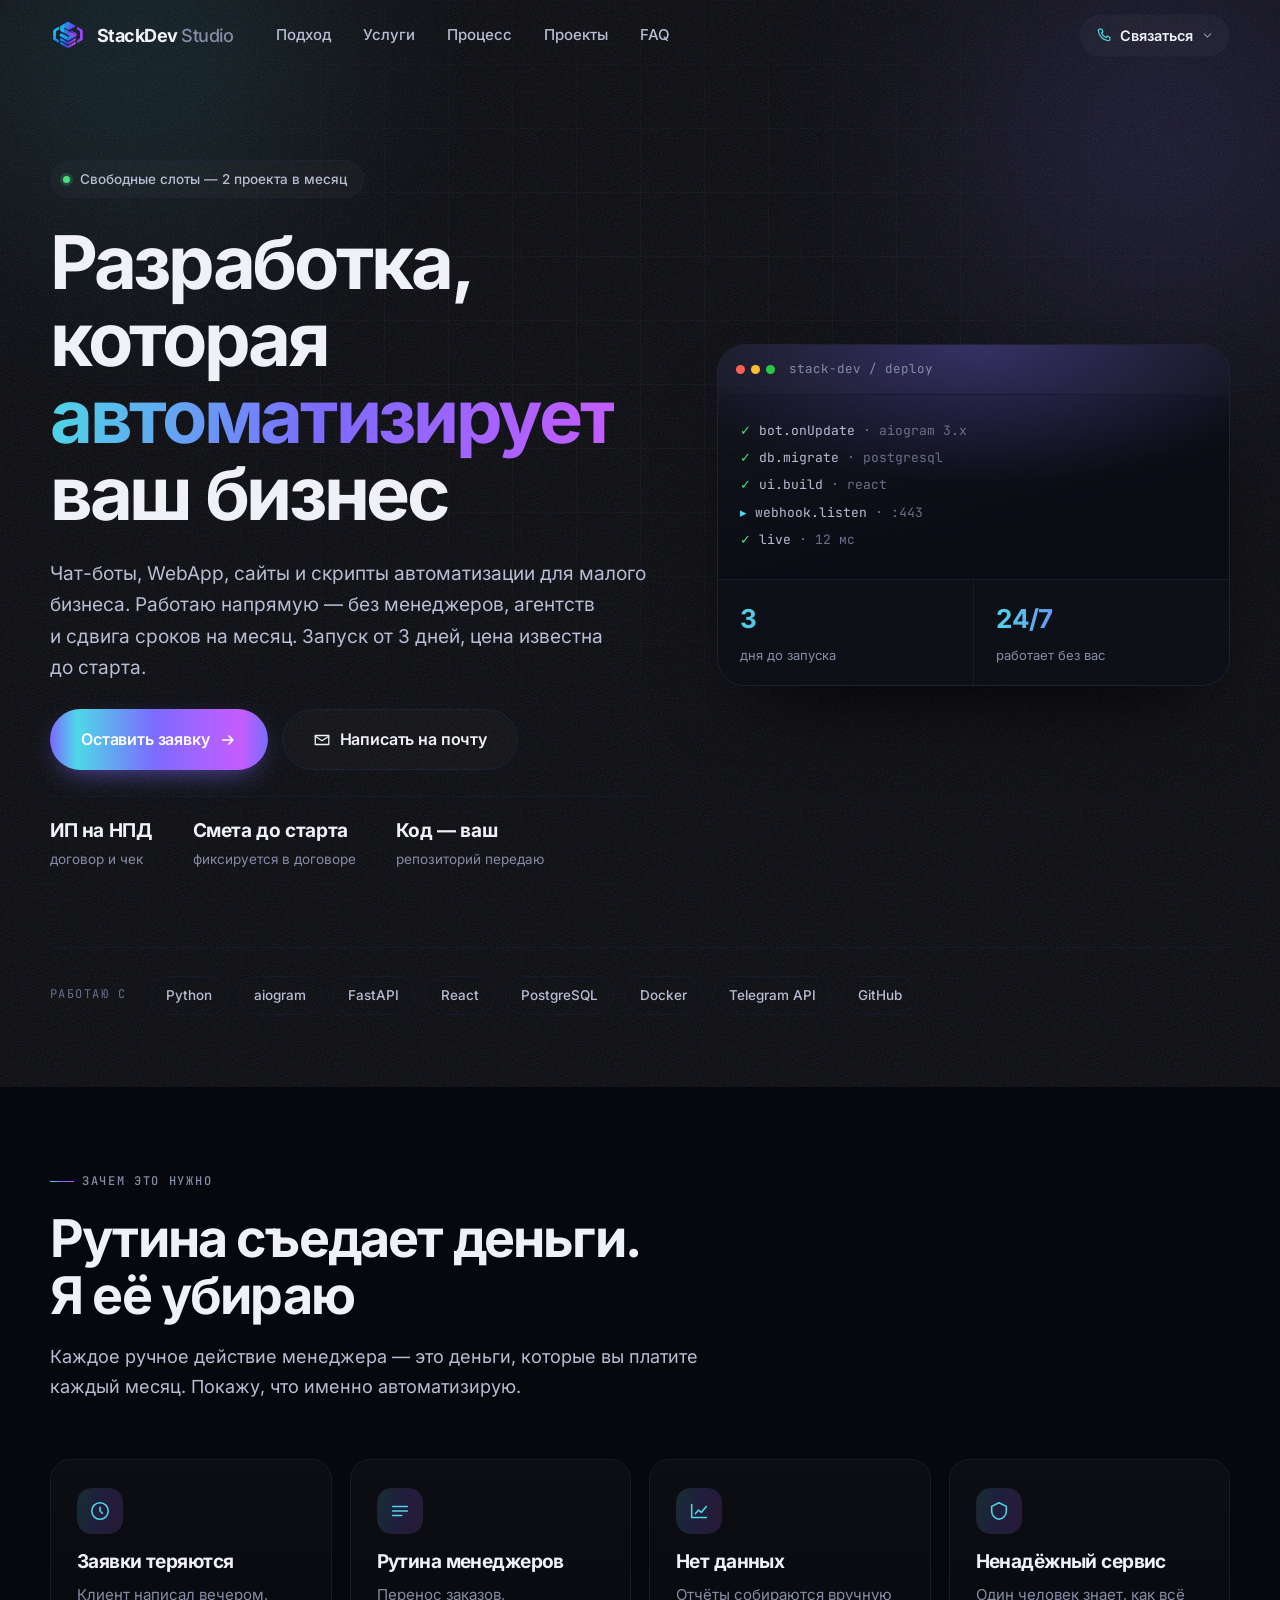
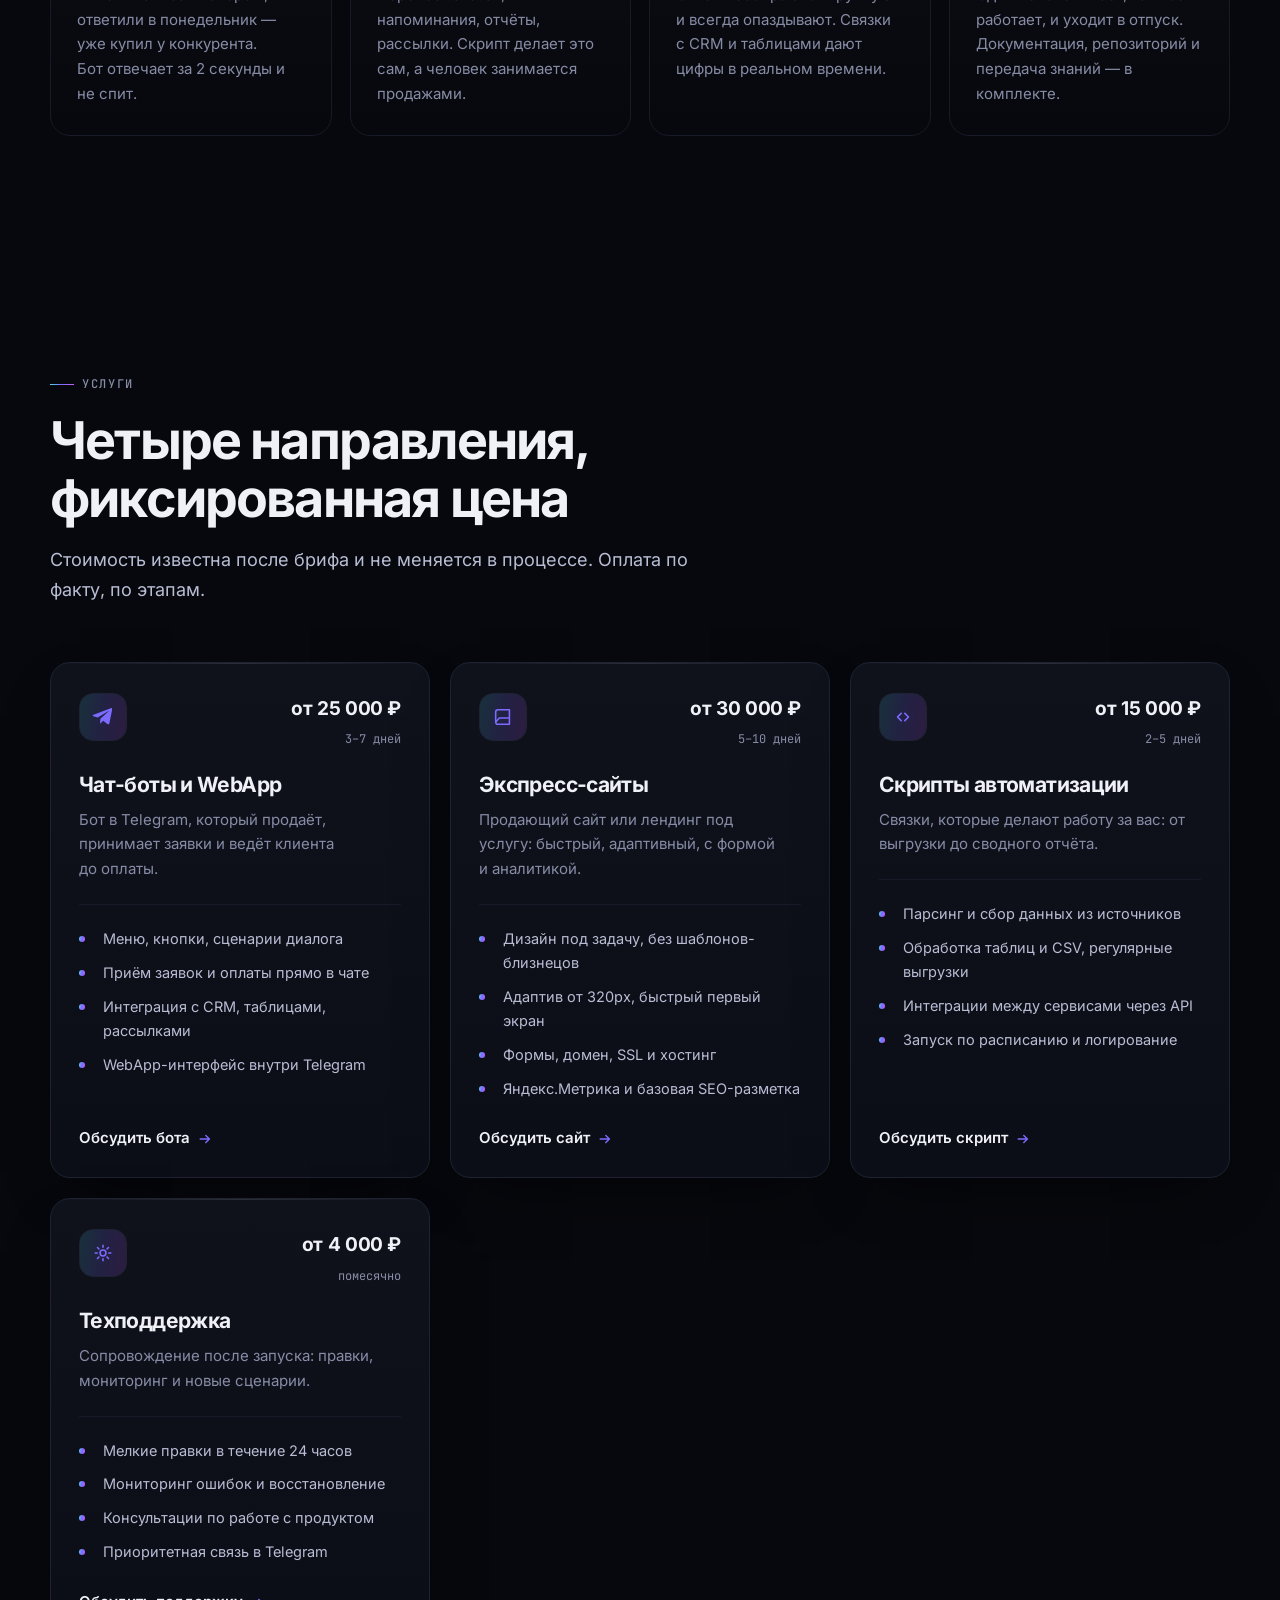
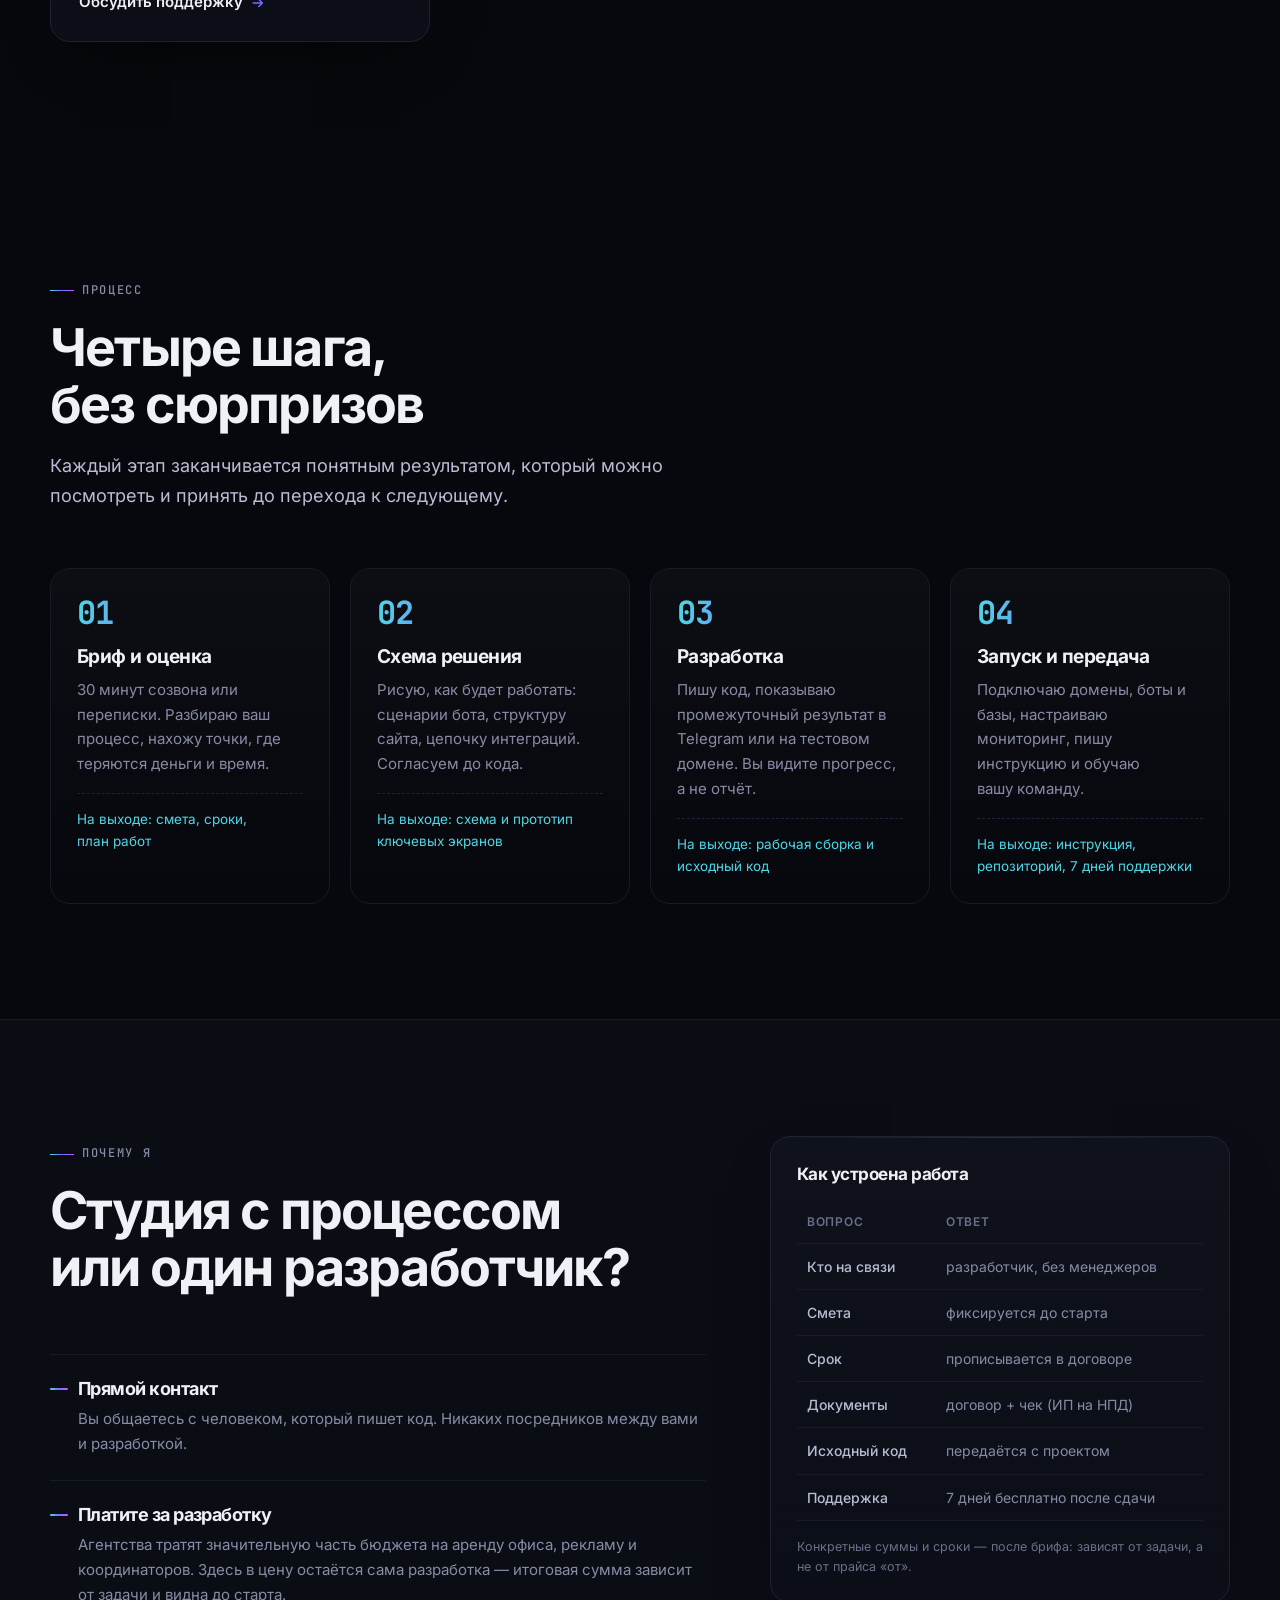
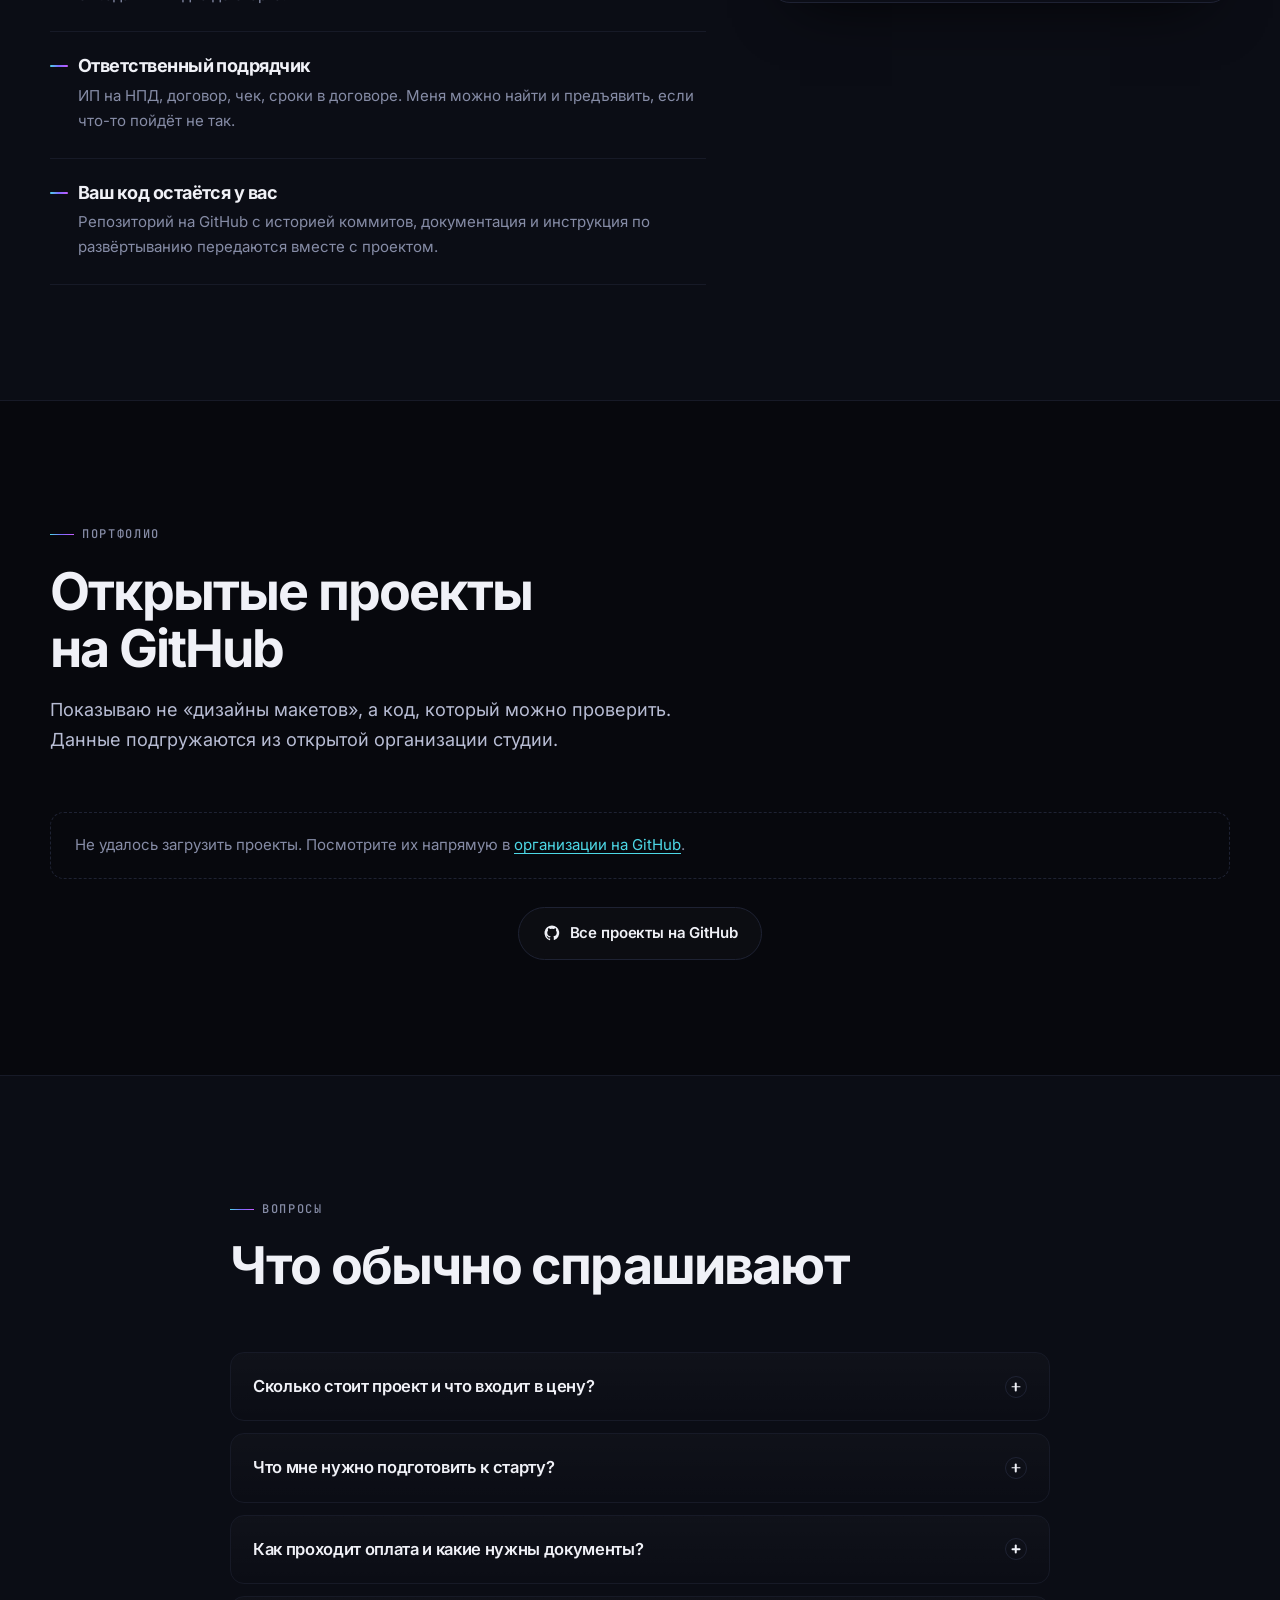
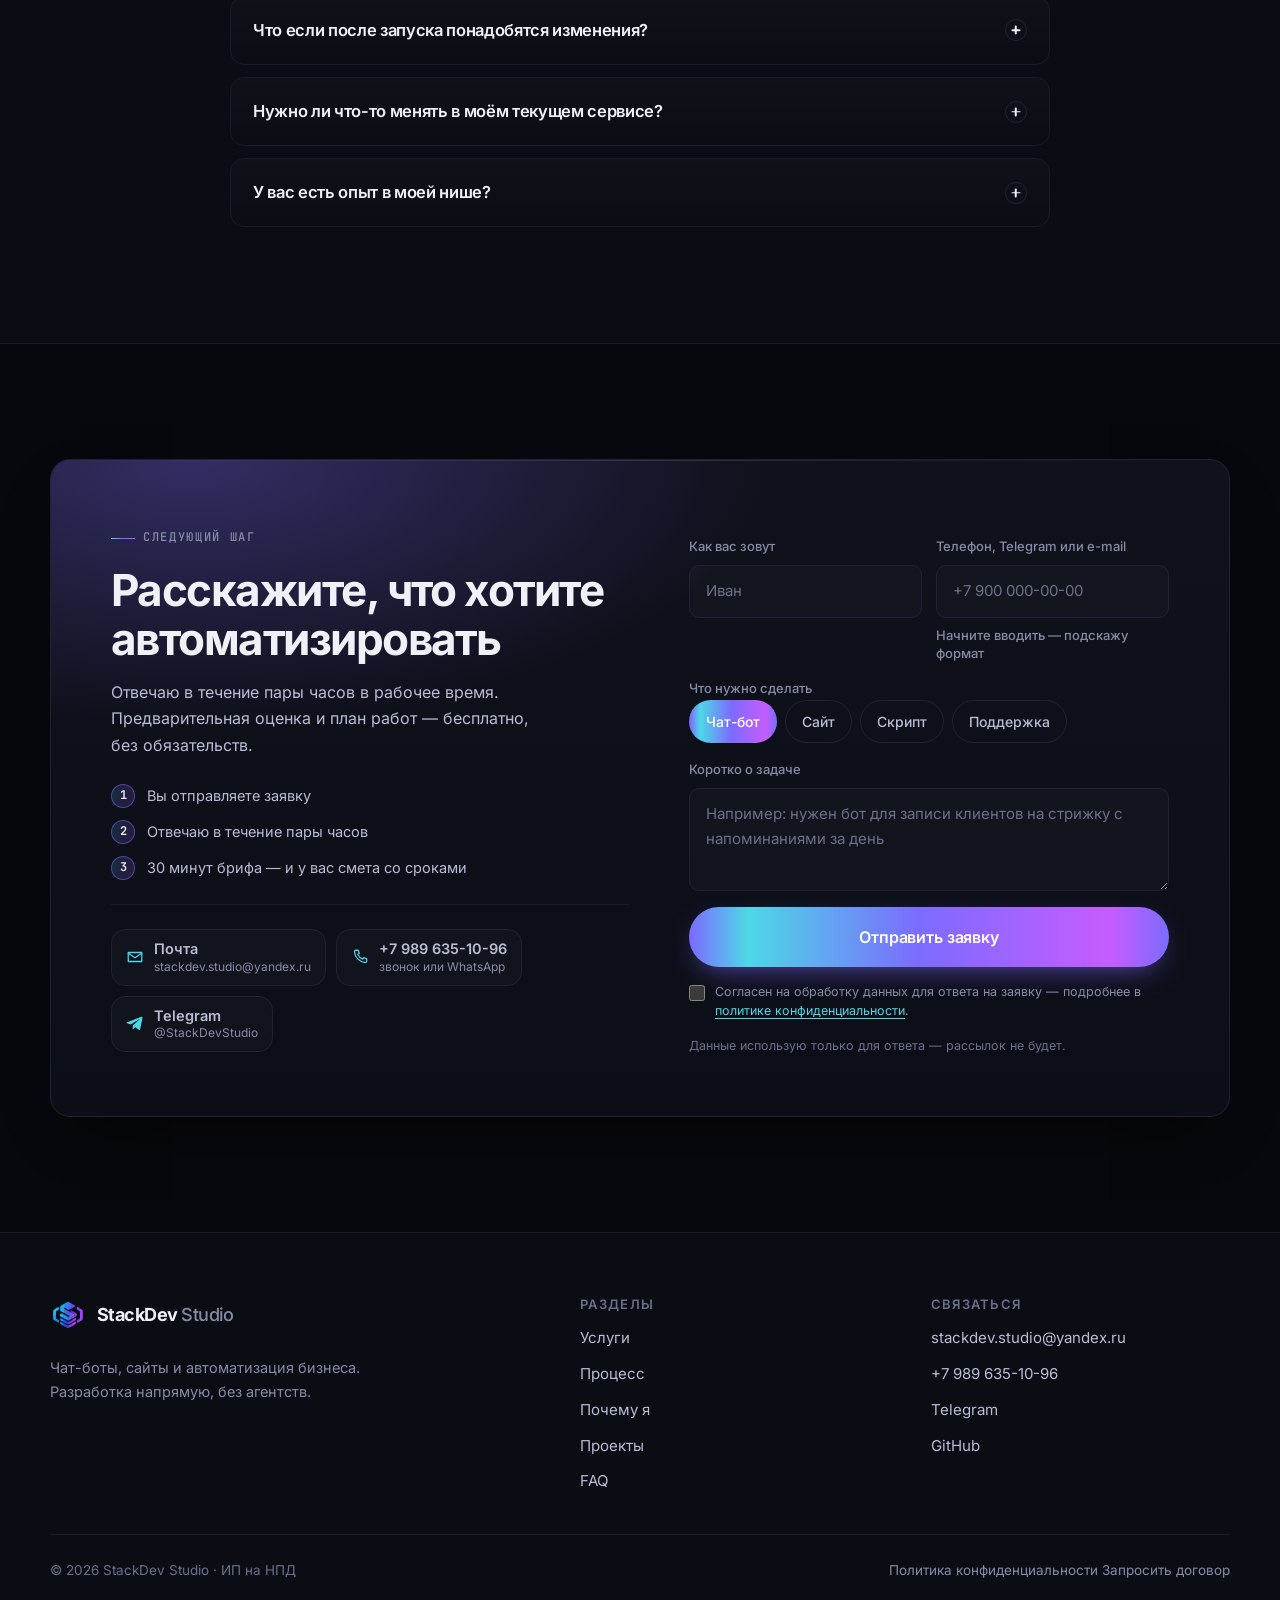
<file: index.html>
<!DOCTYPE html>
<html lang="ru" class="no-js">
<head>
<meta charset="UTF-8">
<meta name="viewport" content="width=device-width, initial-scale=1, viewport-fit=cover">

<title>StackDev Studio — чат-боты, сайты и автоматизация бизнеса</title>
<meta name="description" content="Разрабатываю чат-ботов и WebApp, экспресс-сайты и скрипты автоматизации для малого бизнеса. Срок и цена фиксируются в договоре до старта. ИП на НПД, договор, чек.">
<meta name="author" content="StackDev Studio">
<meta name="theme-color" content="#07080d">
<meta name="color-scheme" content="dark">
<link rel="canonical" href="https://stack-dev.ru/">

<!-- Open Graph / Twitter -->
<meta property="og:type" content="website">
<meta property="og:site_name" content="StackDev Studio">
<meta property="og:locale" content="ru_RU">
<meta property="og:url" content="https://stack-dev.ru/">
<meta property="og:title" content="StackDev Studio — автоматизирую бизнес за 3 дня">
<meta property="og:description" content="Чат-боты, WebApp, экспресс-сайты и скрипты автоматизации. Срок и цена фиксируются в договоре до старта. ИП на НПД, договор, чек.">
<meta property="og:image" content="https://stack-dev.ru/assets/img/og-image.jpg">
<meta property="og:image:type" content="image/jpeg">
<meta property="og:image:width" content="1200">
<meta property="og:image:height" content="630">
<meta property="og:image:alt" content="StackDev Studio — чат-боты, сайты и автоматизация бизнеса">
<meta name="twitter:card" content="summary_large_image">
<meta name="twitter:title" content="StackDev Studio — автоматизирую бизнес за 3 дня">
<meta name="twitter:description" content="Чат-боты, WebApp, экспресс-сайты и скрипты автоматизации. Запуск от 3 дней.">
<meta name="twitter:image" content="https://stack-dev.ru/assets/img/og-image.jpg">
<meta name="twitter:image:alt" content="StackDev Studio — чат-боты, сайты и автоматизация бизнеса">

<!-- Icons: assets/brand/logo.svg is the master, the PNGs are rendered from it -->
<link rel="icon" href="assets/icons/favicon-16.png" sizes="16x16" type="image/png">
<link rel="icon" href="assets/icons/favicon-32.png" sizes="32x32" type="image/png">
<link rel="icon" href="assets/brand/logo.svg" type="image/svg+xml">
<link rel="apple-touch-icon" href="assets/icons/apple-touch-icon.png">
<link rel="manifest" href="site.webmanifest">

<!-- Self-hosted fonts -->
<link rel="preload" href="assets/fonts/inter-var-cyrillic.woff2" as="font" type="font/woff2" crossorigin>
<link rel="stylesheet" href="assets/css/fonts.css">
<link rel="stylesheet" href="assets/css/site.css">

<script>document.documentElement.className=document.documentElement.className.replace('no-js','js')</script>

<script type="application/ld+json">
{
  "@context": "https://schema.org",
  "@graph": [
    {
      "@type": "ProfessionalService",
      "@id": "https://stack-dev.ru/#studio",
      "name": "StackDev Studio",
      "url": "https://stack-dev.ru/",
      "logo": "https://stack-dev.ru/assets/img/logo.png",
      "image": "https://stack-dev.ru/assets/img/og-image.jpg",
      "email": "stackdev.studio@yandex.ru",
      "telephone": "+7-989-635-10-96",
      "priceRange": "от 4 000 ₽",
      "areaServed": "RU",
      "address": { "@type": "PostalAddress", "addressCountry": "RU" },
      "founder": { "@type": "Person", "name": "Мельников М. А." },
      "sameAs": ["https://github.com/StackDev-Studio"],
      "description": "Разработка чат-ботов, WebApp, экспресс-сайтов и скриптов автоматизации для малого бизнеса. Срок от 3 дней.",
      "hasOfferCatalog": {
        "@type": "OfferCatalog",
        "name": "Услуги",
        "itemListElement": [
          { "@type": "Offer", "price": "25000", "priceCurrency": "RUB", "itemOffered": { "@type": "Service", "name": "Чат-боты и WebApp для Telegram" } },
          { "@type": "Offer", "price": "30000", "priceCurrency": "RUB", "itemOffered": { "@type": "Service", "name": "Экспресс-сайты" } },
          { "@type": "Offer", "price": "15000", "priceCurrency": "RUB", "itemOffered": { "@type": "Service", "name": "Скрипты автоматизации" } },
          { "@type": "Offer", "price": "4000", "priceCurrency": "RUB", "itemOffered": { "@type": "Service", "name": "Техническая поддержка" } }
        ]
      }
    },
    {
      "@type": "WebSite",
      "@id": "https://stack-dev.ru/#website",
      "url": "https://stack-dev.ru/",
      "name": "StackDev Studio",
      "inLanguage": "ru-RU",
      "publisher": { "@id": "https://stack-dev.ru/#studio" }
    }
  ]
 }
</script>

<script type="application/ld+json">
{
  "@context": "https://schema.org",
  "@type": "FAQPage",
  "@id": "https://stack-dev.ru/#faq",
  "mainEntity": [
    {
      "@type": "Question",
      "name": "Сколько стоит проект и что входит в цену?",
      "acceptedAnswer": { "@type": "Answer", "text": "Стоимость фиксируется после брифа и не растёт в процессе. В цену входят весь объём работ, тестирование, запуск на вашей инфраструктуре, документация и 7 дней поддержки после сдачи. Дополнительно оплачиваются только сторонние сервисы — хостинг, API, домены, — и только если вы их используете." }
    },
    {
      "@type": "Question",
      "name": "Что мне нужно подготовить к старту?",
      "acceptedAnswer": { "@type": "Answer", "text": "На старте достаточно понимать, что делает ваш бизнес-процесс и где в нём больше всего ручной работы. Тексты, логотип и доступы к сервисам пригодятся позже — если их пока нет, помогу сформулировать. От вас нужен один короткий созвон и доступ к нужным аккаунтам." }
    },
    {
      "@type": "Question",
      "name": "Вы работаете официально?",
      "acceptedAnswer": { "@type": "Answer", "text": "Да. Работаю как ИП на НПД: заключаю договор, выставляю чек, принимаю оплату на карту или по счёту для юрлиц. Все права на переданные материалы по условиям договора ваши." }
    },
    {
      "@type": "Question",
      "name": "Что если после запуска понадобятся изменения?",
      "acceptedAnswer": { "@type": "Answer", "text": "Мелкие правки входят в гарантийную неделю и делаются бесплатно. Дальше можно либо продолжить на сопровождении от 4 000 ₽ в месяц, либо разово заказать доработку — по оценке за пару часов." }
    },
    {
      "@type": "Question",
      "name": "Нужно ли что-то менять в моём текущем сервисе?",
      "acceptedAnswer": { "@type": "Answer", "text": "Нет. Стандартные задачи решаются через API или выгрузку в CSV. Если сервис закрытый и без интеграции, предложу альтернативу или честно скажу, что не получится, до начала работ." }
    },
    {
      "@type": "Question",
      "name": "У вас есть опыт в моей нише?",
      "acceptedAnswer": { "@type": "Answer", "text": "Открытые проекты на GitHub показывают стек и качество кода. Накоплены готовые решения для типовых задач: запись на услугу, приём оплаты, рассылки, выгрузка отчётов. Это ускоряет разработку и снижает цену." }
    }
  ]
}
</script>
</head>

<body>
<a class="skip-link" href="#main">Перейти к содержимому</a>

<!-- Scroll progress -->
<div class="scroll-progress" aria-hidden="true"><span></span></div>

<!-- ============================== HEADER ============================== -->
<header class="site-header" id="top">
  <div class="container header-inner">
    <a class="brand" href="#top" aria-label="StackDev Studio — на главную">
      <img class="brand-mark" src="assets/brand/logo.svg" width="36" height="36" alt="" aria-hidden="true">
      <span class="brand-text">StackDev <span>Studio</span></span>
    </a>

    <nav class="nav" id="nav" aria-label="Основная навигация">
      <a href="#how">Подход</a>
      <a href="#services">Услуги</a>
      <a href="#process">Процесс</a>
      <a href="#works">Проекты</a>
      <a href="#faq">FAQ</a>
      <!-- Mobile-only CTA (drawer) -->
      <a class="nav-cta" href="#contact">Оставить заявку</a>
    </nav>

    <div class="header-actions">
      <details class="contact" id="contact-menu">
        <summary class="contact-toggle">
          <svg class="contact-icon" viewBox="0 0 24 24" width="17" height="17" aria-hidden="true">
            <path d="M6.6 3h3l1.5 4-2 1.5a12 12 0 0 0 6.4 6.4l1.5-2 4 1.5v3c0 1.1-.9 2-2 2A16 16 0 0 1 4.6 5c0-1.1.9-2 2-2Z" fill="none" stroke="currentColor" stroke-width="1.7" stroke-linejoin="round"/>
          </svg>
          <span>Связаться</span>
          <svg class="contact-caret" viewBox="0 0 24 24" width="13" height="13" aria-hidden="true"><path d="m6 9 6 6 6-6" fill="none" stroke="currentColor" stroke-width="2.2" stroke-linecap="round" stroke-linejoin="round"/></svg>
        </summary>

        <div class="contact-panel">
          <p class="contact-lead">Отвечаю в течение пары часов в рабочее время.</p>

          <a class="contact-row" href="mailto:stackdev.studio@yandex.ru?subject=Заявка%20с%20сайта">
            <span class="contact-row-icon">
              <svg viewBox="0 0 24 24" width="18" height="18" aria-hidden="true"><path d="M3 6h18v12H3z" fill="none" stroke="currentColor" stroke-width="1.7" stroke-linejoin="round"/><path d="m3 7 9 6 9-6" fill="none" stroke="currentColor" stroke-width="1.7" stroke-linecap="round" stroke-linejoin="round"/></svg>
            </span>
            <span class="contact-row-text"><b>stackdev.studio@yandex.ru</b><em>почта для писем и документов</em></span>
          </a>

          <a class="contact-row" href="tel:+79896351096">
            <span class="contact-row-icon">
              <svg viewBox="0 0 24 24" width="18" height="18" aria-hidden="true"><path d="M6.6 3h3l1.5 4-2 1.5a12 12 0 0 0 6.4 6.4l1.5-2 4 1.5v3c0 1.1-.9 2-2 2A16 16 0 0 1 4.6 5c0-1.1.9-2 2-2Z" fill="none" stroke="currentColor" stroke-width="1.7" stroke-linejoin="round"/></svg>
            </span>
            <span class="contact-row-text"><b>+7 989 635-10-96</b><em>звонок или WhatsApp</em></span>
          </a>

          <a class="contact-row" href="https://t.me/StackDevStudio" target="_blank" rel="noopener">
            <span class="contact-row-icon">
              <svg viewBox="0 0 24 24" width="18" height="18" aria-hidden="true"><path d="M21.9 4.3 18.9 19c-.2 1-.9 1.3-1.8.8l-4.9-3.6-2.4 2.3c-.3.3-.5.5-1 .5l.3-5 9.1-8.2c.4-.3-.1-.5-.6-.2L6.3 12.6l-4.8-1.5c-1-.3-1-1 .2-1.5l18.8-7.2c.9-.3 1.6.2 1.4 1.9Z" fill="currentColor"/></svg>
            </span>
            <span class="contact-row-text"><b>Telegram</b><em>@StackDevStudio · быстрее всего</em></span>
          </a>
        </div>
      </details>
    </div>

    <button class="burger" type="button" aria-label="Меню" aria-expanded="false" aria-controls="nav">
      <span></span><span></span>
    </button>
  </div>
</header>

<main id="main">
  <!-- ============================== HERO ============================== -->
  <section class="hero">
    <div class="hero-bg" aria-hidden="true">
      <div class="hero-grid"></div>
      <div class="hero-orb orb-a"></div>
      <div class="hero-orb orb-b"></div>
      <div class="hero-noise"></div>
    </div>

    <div class="container hero-inner">
      <div class="hero-copy">
        <p class="eyebrow reveal">
          <span class="dot"></span>
          Свободные слоты — 2 проекта в месяц
        </p>

        <h1 class="hero-title reveal" data-delay="1">
          Разработка, которая<br>
          <span class="grad">автоматизирует</span><br>
          ваш бизнес
        </h1>

        <p class="hero-lead reveal" data-delay="2">
          Чат-боты, WebApp, сайты и скрипты автоматизации для малого бизнеса.
          Работаю напрямую — без менеджеров, агентств и сдвига сроков на месяц.
          Запуск от 3 дней, цена известна до старта.
        </p>

        <div class="hero-actions reveal" data-delay="3">
          <a class="btn btn-primary btn-lg" href="#contact">
            Оставить заявку
            <svg viewBox="0 0 20 20" width="18" height="18" aria-hidden="true">
              <path d="M4 10h11M11 5.5 15.5 10 11 14.5" fill="none" stroke="currentColor" stroke-width="1.8" stroke-linecap="round" stroke-linejoin="round"/>
            </svg>
          </a>
          <a class="btn btn-ghost btn-lg" href="mailto:stackdev.studio@yandex.ru?subject=Заявка%20с%20сайта">
            <svg viewBox="0 0 24 24" width="18" height="18" aria-hidden="true">
              <path d="M3 6h18v12H3z" fill="none" stroke="currentColor" stroke-width="1.7" stroke-linejoin="round"/><path d="m3 7 9 6 9-6" fill="none" stroke="currentColor" stroke-width="1.7" stroke-linecap="round" stroke-linejoin="round"/>
            </svg>
            Написать на почту
          </a>
        </div>

        <ul class="hero-proof reveal" data-delay="4">
          <li><strong>ИП на НПД</strong><span>договор и чек</span></li>
          <li><strong>Смета до старта</strong><span>фиксируется в договоре</span></li>
          <li><strong>Код — ваш</strong><span>репозиторий передаю</span></li>
        </ul>
      </div>

      <!-- Product mock -->
      <div class="hero-visual reveal" data-delay="3" aria-hidden="true">
        <div class="mock">
          <div class="mock-glow"></div>
          <div class="mock-bar">
            <span class="mock-dots"><i></i><i></i><i></i></span>
            <span class="mock-title">stack-dev / deploy</span>
          </div>
          <div class="mock-body">
            <div class="mock-line"><span class="tok-ok">✓</span> bot.onUpdate <span class="tok-dim">· aiogram 3.x</span></div>
            <div class="mock-line"><span class="tok-ok">✓</span> db.migrate <span class="tok-dim">· postgresql</span></div>
            <div class="mock-line"><span class="tok-ok">✓</span> ui.build <span class="tok-dim">· react</span></div>
            <div class="mock-line"><span class="tok-run">▸</span> webhook.listen <span class="tok-dim">· :443</span></div>
            <div class="mock-line"><span class="tok-ok">✓</span> live <span class="tok-dim">· 12 мс</span></div>
          </div>
          <div class="mock-stats">
            <div><b>3</b><span>дня до запуска</span></div>
            <div><b>24/7</b><span>работает без вас</span></div>
          </div>
        </div>
      </div>
    </div>

    <!-- Tech strip -->
    <div class="container">
      <div class="stack-strip reveal">
        <p class="stack-label">Работаю с</p>
        <ul class="stack-list">
          <li>Python</li><li>aiogram</li><li>FastAPI</li><li>React</li>
          <li>PostgreSQL</li><li>Docker</li><li>Telegram API</li><li>GitHub</li>
        </ul>
      </div>
    </div>
  </section>

  <!-- ============================== PROBLEM ============================== -->
  <section class="section section-tight" id="how">
    <div class="container">
      <div class="section-head reveal">
        <p class="section-kicker">Зачем это нужно</p>
        <h2 class="section-title">Рутина съедает деньги.<br>Я её убираю</h2>
        <p class="section-sub">
          Каждое ручное действие менеджера — это деньги, которые вы платите
          каждый месяц. Покажу, что именно автоматизирую.
        </p>
      </div>

      <div class="problem-grid">
        <article class="problem-card reveal">
          <div class="problem-icon">
            <svg viewBox="0 0 24 24" width="22" height="22"><path d="M12 8v4l2.5 2.5M12 3a9 9 0 1 1 0 18 9 9 0 0 1 0-18Z" fill="none" stroke="currentColor" stroke-width="1.7" stroke-linecap="round"/></svg>
          </div>
          <h3>Заявки теряются</h3>
          <p>Клиент написал вечером, ответили в понедельник — уже купил у конкурента. Бот отвечает за 2 секунды и не спит.</p>
        </article>

        <article class="problem-card reveal" data-delay="1">
          <div class="problem-icon">
            <svg viewBox="0 0 24 24" width="22" height="22"><path d="M4 7h16M4 12h16M4 17h10" fill="none" stroke="currentColor" stroke-width="1.7" stroke-linecap="round"/></svg>
          </div>
          <h3>Рутина менеджеров</h3>
          <p>Перенос заказов, напоминания, отчёты, рассылки. Скрипт делает это сам, а человек занимается продажами.</p>
        </article>

        <article class="problem-card reveal" data-delay="2">
          <div class="problem-icon">
            <svg viewBox="0 0 24 24" width="22" height="22"><path d="M4 19V5m0 14h16M8 15l3.5-4 3 2.5L20 7" fill="none" stroke="currentColor" stroke-width="1.7" stroke-linecap="round" stroke-linejoin="round"/></svg>
          </div>
          <h3>Нет данных</h3>
          <p>Отчёты собираются вручную и всегда опаздывают. Связки с CRM и таблицами дают цифры в реальном времени.</p>
        </article>

        <article class="problem-card reveal" data-delay="3">
          <div class="problem-icon">
            <svg viewBox="0 0 24 24" width="22" height="22"><path d="M12 3 4 7v5c0 4.5 3.3 8.3 8 9 4.7-.7 8-4.5 8-9V7l-8-4Z" fill="none" stroke="currentColor" stroke-width="1.7" stroke-linejoin="round"/></svg>
          </div>
          <h3>Ненадёжный сервис</h3>
          <p>Один человек знает, как всё работает, и уходит в отпуск. Документация, репозиторий и передача знаний — в комплекте.</p>
        </article>
      </div>
    </div>
  </section>

  <!-- ============================== SERVICES ============================== -->
  <section class="section" id="services">
    <div class="container">
      <div class="section-head reveal">
        <p class="section-kicker">Услуги</p>
        <h2 class="section-title">Четыре направления,<br>фиксированная цена</h2>
        <p class="section-sub">
          Стоимость известна после брифа и не меняется в процессе.
          Оплата по факту, по этапам.
        </p>
      </div>

      <div class="services-grid">
        <article class="service-card card reveal">
          <div class="service-head">
            <div class="service-icon">
              <svg viewBox="0 0 24 24" width="22" height="22"><path d="M21.9 4.3 18.9 19c-.2 1-.9 1.3-1.8.8l-4.9-3.6-2.4 2.3c-.3.3-.5.5-1 .5l.3-5 9.1-8.2c.4-.3-.1-.5-.6-.2L6.3 12.6l-4.8-1.5c-1-.3-1-1 .2-1.5l18.8-7.2c.9-.3 1.6.2 1.4 1.9Z" fill="currentColor"/></svg>
            </div>
            <div class="service-price"><b>от 25 000 ₽</b><span>3–7 дней</span></div>
          </div>
          <h3>Чат-боты и WebApp</h3>
          <p>Бот в Telegram, который продаёт, принимает заявки и ведёт клиента до оплаты.</p>
          <ul class="service-list">
            <li>Меню, кнопки, сценарии диалога</li>
            <li>Приём заявок и оплаты прямо в чате</li>
            <li>Интеграция с CRM, таблицами, рассылками</li>
            <li>WebApp-интерфейс внутри Telegram</li>
          </ul>
          <a class="service-link" href="#contact">Обсудить бота <svg viewBox="0 0 20 20" width="16" height="16" aria-hidden="true"><path d="M4 10h11M11 5.5 15.5 10 11 14.5" fill="none" stroke="currentColor" stroke-width="1.8" stroke-linecap="round" stroke-linejoin="round"/></svg></a>
        </article>

        <article class="service-card card reveal" data-delay="1">
          <div class="service-head">
            <div class="service-icon">
              <svg viewBox="0 0 24 24" width="22" height="22"><path d="M4 6.5A2.5 2.5 0 0 1 6.5 4H19v16H6.5A2.5 2.5 0 0 1 4 17.5v-11Z" fill="none" stroke="currentColor" stroke-width="1.7" stroke-linejoin="round"/><path d="M4 17.5 8 13h11" fill="none" stroke="currentColor" stroke-width="1.7" stroke-linejoin="round"/></svg>
            </div>
            <div class="service-price"><b>от 30 000 ₽</b><span>5–10 дней</span></div>
          </div>
          <h3>Экспресс-сайты</h3>
          <p>Продающий сайт или лендинг под услугу: быстрый, адаптивный, с формой и аналитикой.</p>
          <ul class="service-list">
            <li>Дизайн под задачу, без шаблонов-близнецов</li>
            <li>Адаптив от 320px, быстрый первый экран</li>
            <li>Формы, домен, SSL и хостинг</li>
            <li>Яндекс.Метрика и базовая SEO-разметка</li>
          </ul>
          <a class="service-link" href="#contact">Обсудить сайт <svg viewBox="0 0 20 20" width="16" height="16" aria-hidden="true"><path d="M4 10h11M11 5.5 15.5 10 11 14.5" fill="none" stroke="currentColor" stroke-width="1.8" stroke-linecap="round" stroke-linejoin="round"/></svg></a>
        </article>

        <article class="service-card card reveal" data-delay="2">
          <div class="service-head">
            <div class="service-icon">
              <svg viewBox="0 0 24 24" width="22" height="22"><path d="m10 8-4 4 4 4M14 8l4 4-4 4" fill="none" stroke="currentColor" stroke-width="1.7" stroke-linecap="round" stroke-linejoin="round"/></svg>
            </div>
            <div class="service-price"><b>от 15 000 ₽</b><span>2–5 дней</span></div>
          </div>
          <h3>Скрипты автоматизации</h3>
          <p>Связки, которые делают работу за вас: от выгрузки до сводного отчёта.</p>
          <ul class="service-list">
            <li>Парсинг и сбор данных из источников</li>
            <li>Обработка таблиц и CSV, регулярные выгрузки</li>
            <li>Интеграции между сервисами через API</li>
            <li>Запуск по расписанию и логирование</li>
          </ul>
          <a class="service-link" href="#contact">Обсудить скрипт <svg viewBox="0 0 20 20" width="16" height="16" aria-hidden="true"><path d="M4 10h11M11 5.5 15.5 10 11 14.5" fill="none" stroke="currentColor" stroke-width="1.8" stroke-linecap="round" stroke-linejoin="round"/></svg></a>
        </article>

        <article class="service-card card reveal" data-delay="3">
          <div class="service-head">
            <div class="service-icon">
              <svg viewBox="0 0 24 24" width="22" height="22"><circle cx="12" cy="12" r="3.2" fill="none" stroke="currentColor" stroke-width="1.7"/><path d="M12 3.5v2.2M12 18.3v2.2M20.5 12h-2.2M5.7 12H3.5M18 6l-1.6 1.6M7.6 16.4 6 18M18 18l-1.6-1.6M7.6 7.6 6 6" fill="none" stroke="currentColor" stroke-width="1.7" stroke-linecap="round"/></svg>
            </div>
            <div class="service-price"><b>от 4 000 ₽</b><span>помесячно</span></div>
          </div>
          <h3>Техподдержка</h3>
          <p>Сопровождение после запуска: правки, мониторинг и новые сценарии.</p>
          <ul class="service-list">
            <li>Мелкие правки в течение 24 часов</li>
            <li>Мониторинг ошибок и восстановление</li>
            <li>Консультации по работе с продуктом</li>
            <li>Приоритетная связь в Telegram</li>
          </ul>
          <a class="service-link" href="#contact">Обсудить поддержку <svg viewBox="0 0 20 20" width="16" height="16" aria-hidden="true"><path d="M4 10h11M11 5.5 15.5 10 11 14.5" fill="none" stroke="currentColor" stroke-width="1.8" stroke-linecap="round" stroke-linejoin="round"/></svg></a>
        </article>
      </div>
    </div>
  </section>

  <!-- ============================== PROCESS ============================== -->
  <section class="section" id="process">
    <div class="container">
      <div class="section-head reveal">
        <p class="section-kicker">Процесс</p>
        <h2 class="section-title">Четыре шага,<br>без сюрпризов</h2>
        <p class="section-sub">
          Каждый этап заканчивается понятным результатом, который можно
          посмотреть и принять до перехода к следующему.
        </p>
      </div>

      <ol class="steps">
        <li class="step reveal">
          <span class="step-num">01</span>
          <div class="step-body">
            <h3>Бриф и оценка</h3>
            <p>30 минут созвона или переписки. Разбираю ваш процесс, нахожу точки, где теряются деньги и время.</p>
            <p class="step-out">На выходе: смета, сроки, план работ</p>
          </div>
        </li>
        <li class="step reveal" data-delay="1">
          <span class="step-num">02</span>
          <div class="step-body">
            <h3>Схема решения</h3>
            <p>Рисую, как будет работать: сценарии бота, структуру сайта, цепочку интеграций. Согласуем до кода.</p>
            <p class="step-out">На выходе: схема и прототип ключевых экранов</p>
          </div>
        </li>
        <li class="step reveal" data-delay="2">
          <span class="step-num">03</span>
          <div class="step-body">
            <h3>Разработка</h3>
            <p>Пишу код, показываю промежуточный результат в Telegram или на тестовом домене. Вы видите прогресс, а не отчёт.</p>
            <p class="step-out">На выходе: рабочая сборка и исходный код</p>
          </div>
        </li>
        <li class="step reveal" data-delay="3">
          <span class="step-num">04</span>
          <div class="step-body">
            <h3>Запуск и передача</h3>
            <p>Подключаю домены, боты и базы, настраиваю мониторинг, пишу инструкцию и обучаю вашу команду.</p>
            <p class="step-out">На выходе: инструкция, репозиторий, 7 дней поддержки</p>
          </div>
        </li>
      </ol>
    </div>
  </section>

  <!-- ============================== WHY ============================== -->
  <section class="section section-alt" id="why">
    <div class="container">
      <div class="why-wrap">
        <div class="why-copy">
          <div class="section-head reveal">
            <p class="section-kicker">Почему я</p>
            <h2 class="section-title">Студия с процессом<br>или один разработчик?</h2>
          </div>

          <ul class="why-list">
            <li class="reveal">
              <h3>Прямой контакт</h3>
              <p>Вы общаетесь с человеком, который пишет код. Никаких посредников между вами и разработкой.</p>
            </li>
            <li class="reveal" data-delay="1">
              <h3>Платите за разработку</h3>
              <p>Агентства тратят значительную часть бюджета на аренду офиса, рекламу и координаторов. Здесь в цену остаётся сама разработка — итоговая сумма зависит от задачи и видна до старта.</p>
            </li>
            <li class="reveal" data-delay="2">
              <h3>Ответственный подрядчик</h3>
              <p>ИП на НПД, договор, чек, сроки в договоре. Меня можно найти и предъявить, если что-то пойдёт не так.</p>
            </li>
            <li class="reveal" data-delay="3">
              <h3>Ваш код остаётся у вас</h3>
              <p>Репозиторий на GitHub с историей коммитов, документация и инструкция по развёртыванию передаются вместе с проектом.</p>
            </li>
          </ul>
        </div>

        <aside class="why-compare card reveal" data-delay="2">
          <h3 class="compare-title">Как устроена работа</h3>
          <table class="compare-table">
            <thead>
              <tr><th scope="col">Вопрос</th><th scope="col">Ответ</th></tr>
            </thead>
            <tbody>
              <tr><th scope="row">Кто на связи</th><td>разработчик, без менеджеров</td></tr>
              <tr><th scope="row">Смета</th><td>фиксируется до старта</td></tr>
              <tr><th scope="row">Срок</th><td>прописывается в договоре</td></tr>
              <tr><th scope="row">Документы</th><td>договор + чек (ИП на НПД)</td></tr>
              <tr><th scope="row">Исходный код</th><td>передаётся с проектом</td></tr>
              <tr><th scope="row">Поддержка</th><td>7 дней бесплатно после сдачи</td></tr>
            </tbody>
          </table>
          <p class="compare-note">Конкретные суммы и сроки — после брифа: зависят от задачи, а не от прайса «от».</p>
        </aside>
      </div>
    </div>
  </section>

  <!-- ============================== WORKS ============================== -->
  <section class="section" id="works">
    <div class="container">
      <div class="section-head reveal">
        <p class="section-kicker">Портфолио</p>
        <h2 class="section-title">Открытые проекты<br>на GitHub</h2>
        <p class="section-sub">
          Показываю не «дизайны макетов», а код, который можно проверить.
          Данные подгружаются из открытой организации студии.
        </p>
      </div>

      <div class="repo-grid" id="repo-grid">
        <noscript><p class="repo-fallback">Проекты доступны в организации <a href="https://github.com/StackDev-Studio" target="_blank" rel="noopener">StackDev-Studio на GitHub</a>.</p></noscript>
      </div>

      <p class="repo-error" id="repo-error" hidden>
        Не удалось загрузить проекты. Посмотрите их напрямую в
        <a href="https://github.com/StackDev-Studio" target="_blank" rel="noopener">организации на GitHub</a>.
      </p>

      <p class="repo-error" id="repo-empty" hidden>
        Открытые кейсы ещё выкладываются — актуальные проекты всегда можно посмотреть в
        <a href="https://github.com/StackDev-Studio" target="_blank" rel="noopener">организации на GitHub</a>.
      </p>

      <div class="works-foot reveal">
        <a class="btn btn-ghost" href="https://github.com/StackDev-Studio" target="_blank" rel="noopener">
          <svg viewBox="0 0 24 24" width="18" height="18" aria-hidden="true"><path d="M12 2a10 10 0 0 0-3.2 19.5c.5.1.7-.2.7-.5v-1.7c-2.8.6-3.4-1.4-3.4-1.4-.5-1.2-1.1-1.5-1.1-1.5-1-.7.1-.7.1-.7 1 .1 1.5 1 1.5 1 .9 1.6 2.4 1.1 3 .9.1-.7.4-1.1.7-1.4-2.2-.3-4.6-1.1-4.6-5 0-1.1.4-2 1-2.7-.1-.3-.4-1.3.1-2.7 0 0 .8-.3 2.7 1a9.4 9.4 0 0 1 5 0c1.9-1.3 2.7-1 2.7-1 .5 1.4.2 2.4.1 2.7.6.7 1 1.6 1 2.7 0 3.9-2.4 4.7-4.6 5 .4.3.7.9.7 1.9v2.8c0 .3.2.6.7.5A10 10 0 0 0 12 2Z" fill="currentColor"/></svg>
          Все проекты на GitHub
        </a>
      </div>
    </div>
  </section>

  <!-- ============================== FAQ ============================== -->
  <section class="section section-alt" id="faq">
    <div class="container container-narrow">
      <div class="section-head reveal">
        <p class="section-kicker">Вопросы</p>
        <h2 class="section-title">Что обычно спрашивают</h2>
      </div>

      <div class="faq-list">
        <details class="faq-item reveal">
          <summary>Сколько стоит проект и что входит в цену?<span class="faq-marker" aria-hidden="true"></span></summary>
          <div class="faq-body">
            <p>Стоимость фиксируется после брифа и не растёт в процессе. В цену входят весь объём работ, тестирование, запуск на вашей инфраструктуре, документация и 7 дней поддержки после сдачи. Дополнительно оплачиваются только сторонние сервисы — хостинг, API, домены, — и только если вы их используете.</p>
          </div>
        </details>

        <details class="faq-item reveal" data-delay="1">
          <summary>Что мне нужно подготовить к старту?<span class="faq-marker" aria-hidden="true"></span></summary>
          <div class="faq-body">
            <p>На старте достаточно понимать, что делает ваш бизнес-процесс и где в нём больше всего ручной работы. Тексты, логотип и доступы к сервисам пригодятся позже — если их пока нет, помогу сформулировать. От вас нужен один короткий созвон и доступ к нужным аккаунтам.</p>
          </div>
        </details>

        <details class="faq-item reveal" data-delay="2">
          <summary>Как проходит оплата и какие нужны документы?<span class="faq-marker" aria-hidden="true"></span></summary>
          <div class="faq-body">
            <p>Работаю как ИП на НПД: заключаем договор, оплата по этапам — обычно 50% на старте и 50% после сдачи, для небольших задач возможна оплата по факту. Принимаю на карту или по счёту для юрлиц, на каждую оплату выставляю чек. Все права на результат по договору переходят вам.</p>
          </div>
        </details>

        <details class="faq-item reveal" data-delay="3">
          <summary>Что если после запуска понадобятся изменения?<span class="faq-marker" aria-hidden="true"></span></summary>
          <div class="faq-body">
            <p>Мелкие правки входят в гарантийную неделю и делаются бесплатно. Дальше можно либо продолжить на сопровождении от 4 000 ₽ в месяц, либо разово заказать доработку — по оценке за пару часов.</p>
          </div>
        </details>

        <details class="faq-item reveal" data-delay="4">
          <summary>Нужно ли что-то менять в моём текущем сервисе?<span class="faq-marker" aria-hidden="true"></span></summary>
          <div class="faq-body">
            <p>Нет. Стандартные задачи решаются через API или выгрузку в CSV. Если сервис закрытый и без интеграции, предложу альтернативу или честно скажу, что не получится, до начала работ.</p>
          </div>
        </details>

        <details class="faq-item reveal" data-delay="5">
          <summary>У вас есть опыт в моей нише?<span class="faq-marker" aria-hidden="true"></span></summary>
          <div class="faq-body">
            <p>Собрал открытые проекты на GitHub — там видно стек и качество кода. За годы практики накоплены готовые решения для типовых задач: запись на услугу, приём оплаты, рассылки, выгрузка отчётов. Это ускоряет разработку и снижает цену.</p>
          </div>
        </details>
      </div>
    </div>
  </section>

  <!-- ============================== CONTACT / CTA ============================== -->
  <section class="section" id="contact">
    <div class="container">
      <div class="cta card reveal">
        <div class="cta-glow" aria-hidden="true"></div>
        <div class="cta-inner">
          <div class="cta-copy">
            <p class="section-kicker">Следующий шаг</p>
            <h2 class="cta-title">Расскажите, что хотите<br>автоматизировать</h2>
            <p class="cta-sub">
              Отвечаю в течение пары часов в рабочее время. Предварительная оценка
              и план работ — бесплатно, без обязательств.
            </p>

            <ol class="cta-next">
              <li><span>1</span> Вы отправляете заявку</li>
              <li><span>2</span> Отвечаю в течение пары часов</li>
              <li><span>3</span> 30 минут брифа — и у вас смета со сроками</li>
            </ol>

            <!-- Direct channels, in sight -- not only in the footer. -->
            <ul class="cta-contacts">
              <li>
                <a href="mailto:stackdev.studio@yandex.ru?subject=Заявка%20с%20сайта">
                  <svg viewBox="0 0 24 24" width="18" height="18" aria-hidden="true"><path d="M3 6h18v12H3z" fill="none" stroke="currentColor" stroke-width="1.7" stroke-linejoin="round"/><path d="m3 7 9 6 9-6" fill="none" stroke="currentColor" stroke-width="1.7" stroke-linecap="round" stroke-linejoin="round"/></svg>
                  <span><b>Почта</b><em>stackdev.studio@yandex.ru</em></span>
                </a>
              </li>
              <li>
                <a href="tel:+79896351096">
                  <svg viewBox="0 0 24 24" width="18" height="18" aria-hidden="true"><path d="M6.6 3h3l1.5 4-2 1.5a12 12 0 0 0 6.4 6.4l1.5-2 4 1.5v3c0 1.1-.9 2-2 2A16 16 0 0 1 4.6 5c0-1.1.9-2 2-2Z" fill="none" stroke="currentColor" stroke-width="1.7" stroke-linejoin="round"/></svg>
                  <span><b>+7 989 635-10-96</b><em>звонок или WhatsApp</em></span>
                </a>
              </li>
              <li>
                <a href="https://t.me/StackDevStudio" target="_blank" rel="noopener">
                  <svg viewBox="0 0 24 24" width="18" height="18" aria-hidden="true"><path d="M21.9 4.3 18.9 19c-.2 1-.9 1.3-1.8.8l-4.9-3.6-2.4 2.3c-.3.3-.5.5-1 .5l.3-5 9.1-8.2c.4-.3-.1-.5-.6-.2L6.3 12.6l-4.8-1.5c-1-.3-1-1 .2-1.5l18.8-7.2c.9-.3 1.6.2 1.4 1.9Z" fill="currentColor"/></svg>
                  <span><b>Telegram</b><em>@StackDevStudio</em></span>
                </a>
              </li>
            </ul>
          </div>

          <form class="cta-form" id="lead-form"
                action="https://api.getform.io/f/om4k5v1gztd"
                method="POST">
            <label>
              <input class="hp-field" type="text" name="fi-text-website" tabindex="-1" autocomplete="off" aria-hidden="true">
            </label>

            <div class="form-row">
              <label class="field">
                <span>Как вас зовут</span>
                <input type="text" name="fi-sender-fullName" placeholder="Иван" autocomplete="name" required>
              </label>
              <label class="field">
                <span>Телефон, Telegram или e-mail</span>
                <input type="text" name="fi-text-contact" placeholder="+7 900 000-00-00" autocomplete="tel" required>
                <span class="field-note" id="contact-note">Начните вводить — подскажу формат</span>
              </label>
            </div>

            <fieldset class="field field-select">
              <legend>Что нужно сделать</legend>
              <div class="chips">
                <label class="chip"><input type="radio" name="fi-radio-service" value="Чат-бот / WebApp" checked><span>Чат-бот</span></label>
                <label class="chip"><input type="radio" name="fi-radio-service" value="Экспресс-сайт"><span>Сайт</span></label>
                <label class="chip"><input type="radio" name="fi-radio-service" value="Скрипт автоматизации"><span>Скрипт</span></label>
                <label class="chip"><input type="radio" name="fi-radio-service" value="Техподдержка"><span>Поддержка</span></label>
              </div>
            </fieldset>

            <label class="field">
              <span>Коротко о задаче</span>
              <textarea name="fi-text-message" rows="3" placeholder="Например: нужен бот для записи клиентов на стрижку с напоминаниями за день"></textarea>
            </label>

            <button class="btn btn-primary btn-lg btn-block" type="submit" id="lead-submit">
              <span class="btn-label">Отправить заявку</span>
              <span class="btn-spinner" aria-hidden="true"></span>
            </button>

            <p class="form-status" id="form-status" role="status" aria-live="polite" hidden></p>

            <p class="form-fallback" id="form-fallback" hidden>
              Не получилось отправить автоматически.
              <a id="form-fallback-link" href="mailto:stackdev.studio@yandex.ru">Отправьте письмом</a>
              — текст заявки уже готов.
            </p>

            <label class="consent">
              <input type="checkbox" name="fi-checkbox-consent" value="Да" required>
              <span>Согласен на обработку данных для ответа на заявку — подробнее в
                <a href="privacy.html">политике конфиденциальности</a>.</span>
            </label>

            <p class="form-hint">
              Данные использую только для ответа — рассылок не будет.
            </p>
          </form>
        </div>
      </div>
    </div>
  </section>
</main>

<!-- ============================== FOOTER ============================== -->
<footer class="site-footer">
  <div class="container footer-inner">
    <div class="footer-brand">
      <a class="brand" href="#top" aria-label="StackDev Studio">
        <img class="brand-mark" src="assets/brand/logo.svg" width="32" height="32" alt="" aria-hidden="true">
        <span class="brand-text">StackDev <span>Studio</span></span>
      </a>
      <p>Чат-боты, сайты и автоматизация бизнеса. Разработка напрямую, без агентств.</p>
    </div>

    <nav class="footer-nav" aria-label="Навигация в подвале">
      <h2>Разделы</h2>
      <a href="#services">Услуги</a>
      <a href="#process">Процесс</a>
      <a href="#why">Почему я</a>
      <a href="#works">Проекты</a>
      <a href="#faq">FAQ</a>
    </nav>

    <nav class="footer-nav" aria-label="Контакты">
      <h2>Связаться</h2>
      <a href="mailto:stackdev.studio@yandex.ru">stackdev.studio@yandex.ru</a>
      <a href="tel:+79896351096">+7 989 635-10-96</a>
      <a href="https://t.me/StackDevStudio" target="_blank" rel="noopener">Telegram</a>
      <a href="https://github.com/StackDev-Studio" target="_blank" rel="noopener">GitHub</a>
    </nav>
  </div>

  <div class="container footer-bottom">
    <p>© <span id="year">2026</span> StackDev Studio · ИП на НПД</p>
    <p class="footer-legal">
      <a href="privacy.html">Политика конфиденциальности</a>
      <a href="mailto:stackdev.studio@yandex.ru?subject=Запрос%20договора">Запросить договор</a>
    </p>
  </div>
</footer>

<button class="to-top" type="button" aria-label="Наверх" hidden>
  <svg viewBox="0 0 20 20" width="18" height="18" aria-hidden="true"><path d="M10 16V5M5 10l5-5 5 5" fill="none" stroke="currentColor" stroke-width="1.9" stroke-linecap="round" stroke-linejoin="round"/></svg>
</button>

<script src="assets/js/site.js" defer></script>
</body>
</html>
</file>
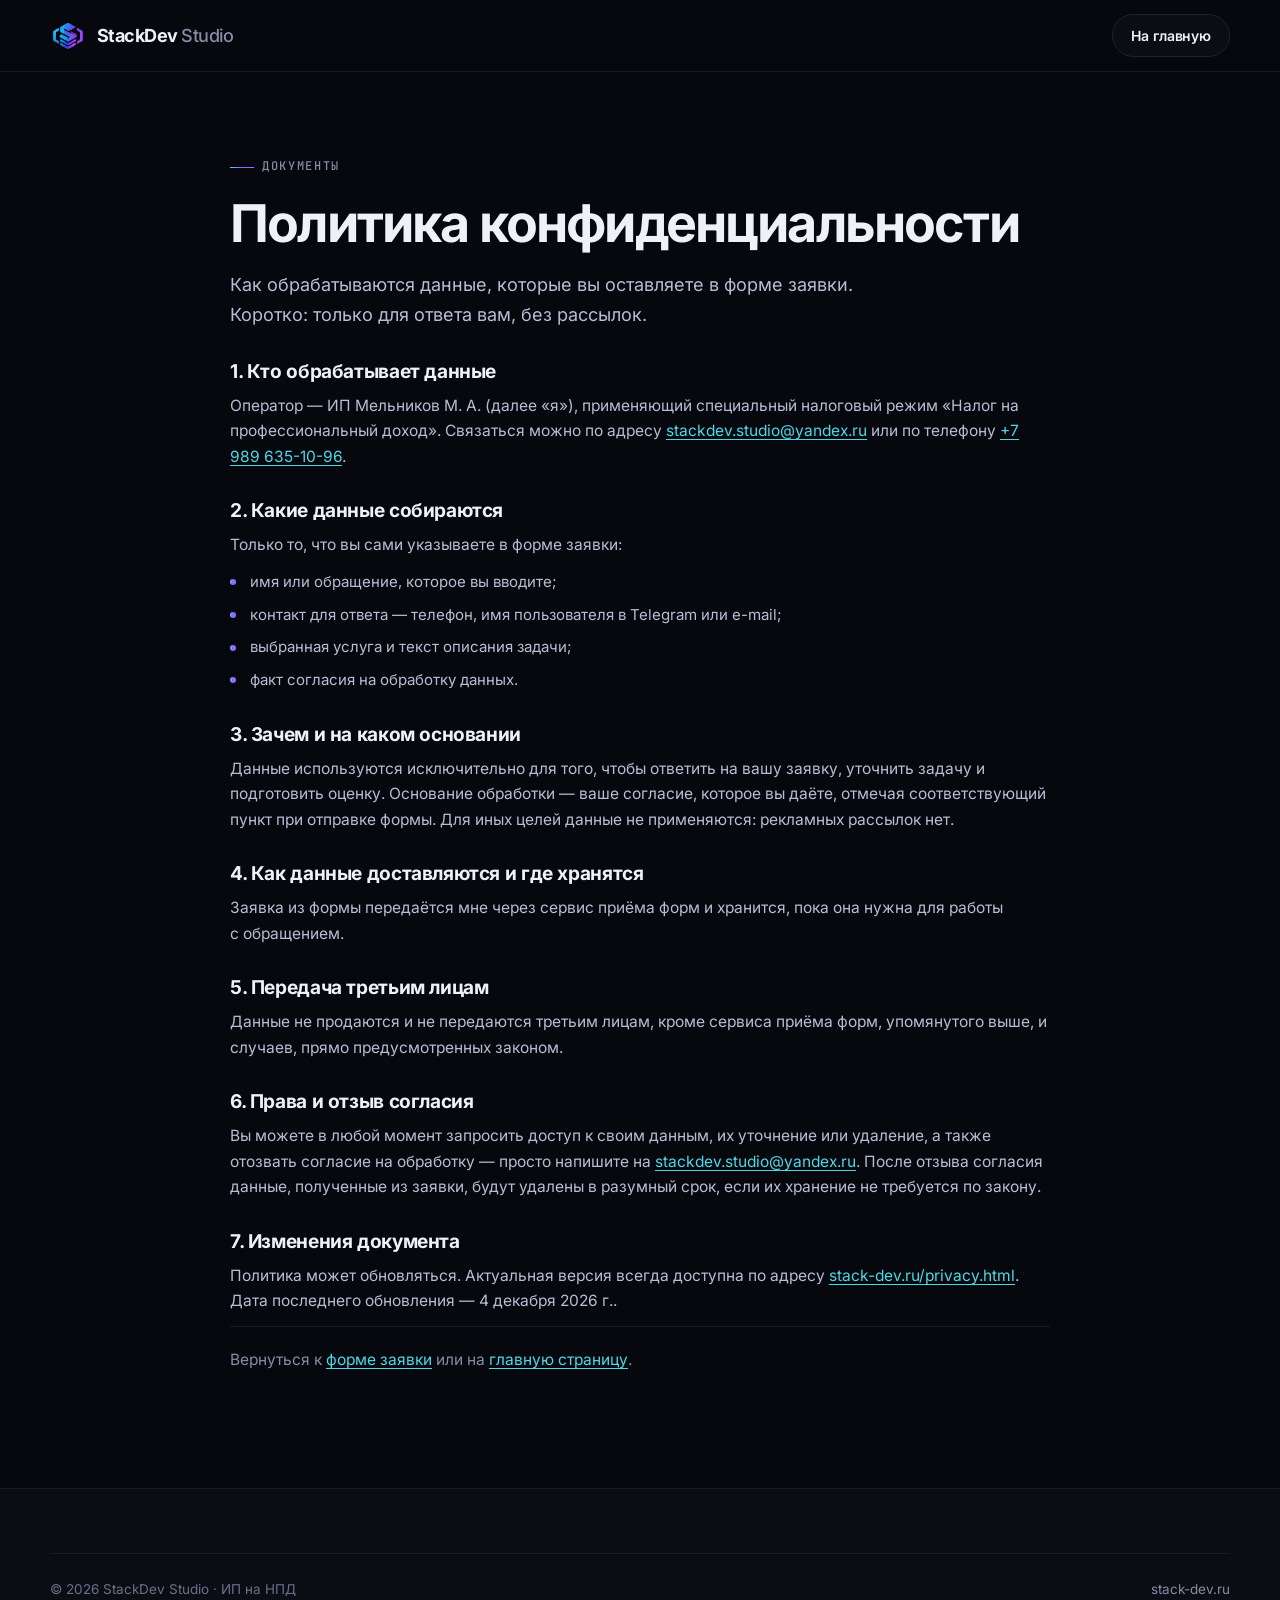
<file: privacy.html>
<!DOCTYPE html>
<html lang="ru">
<head>
<meta charset="UTF-8">
<meta name="viewport" content="width=device-width, initial-scale=1">
<title>Политика конфиденциальности — StackDev Studio</title>
<meta name="description" content="Как StackDev Studio обрабатывает данные из формы заявки: какие данные собираются, зачем, где хранятся и как отозвать согласие.">
<meta name="robots" content="index, follow">
<meta name="theme-color" content="#07080d">
<meta name="color-scheme" content="dark">
<link rel="canonical" href="https://stack-dev.ru/privacy.html">

<link rel="icon" href="/assets/icons/favicon-16.png" sizes="16x16" type="image/png">
<link rel="icon" href="/assets/icons/favicon-32.png" sizes="32x32" type="image/png">
<link rel="icon" href="/assets/brand/logo.svg" type="image/svg+xml">
<link rel="apple-touch-icon" href="/assets/icons/apple-touch-icon.png">

<link rel="stylesheet" href="/assets/css/fonts.css">
<link rel="stylesheet" href="/assets/css/site.css">
</head>
<body>
<header class="site-header is-stuck is-compact">
  <div class="container header-inner">
    <a class="brand" href="/" aria-label="StackDev Studio — на главную">
      <img class="brand-mark" src="/assets/brand/logo.svg" width="36" height="36" alt="" aria-hidden="true">
      <span class="brand-text">StackDev <span>Studio</span></span>
    </a>
    <div class="header-actions">
      <a class="btn btn-ghost btn-sm" href="/">На главную</a>
    </div>
  </div>
</header>

<main class="section doc">
  <div class="container container-narrow">
    <p class="section-kicker">Документы</p>
    <h1 class="section-title">Политика конфиденциальности</h1>
    <p class="section-sub">Как обрабатываются данные, которые вы оставляете в форме заявки. Коротко: только для ответа вам, без рассылок.</p>

    <div class="doc-body">
      <h2>1. Кто обрабатывает данные</h2>
      <p>Оператор — ИП Мельников М. А. (далее «я»), применяющий специальный налоговый режим «Налог на профессиональный доход». Связаться можно по адресу
        <a href="mailto:stackdev.studio@yandex.ru">stackdev.studio@yandex.ru</a> или по телефону
        <a href="tel:+79896351096">+7 989 635-10-96</a>.</p>

      <h2>2. Какие данные собираются</h2>
      <p>Только то, что вы сами указываете в форме заявки:</p>
      <ul>
        <li>имя или обращение, которое вы вводите;</li>
        <li>контакт для ответа — телефон, имя пользователя в Telegram или e-mail;</li>
        <li>выбранная услуга и текст описания задачи;</li>
        <li>факт согласия на обработку данных.</li>
      </ul>

      <h2>3. Зачем и на каком основании</h2>
      <p>Данные используются исключительно для того, чтобы ответить на вашу заявку, уточнить задачу и подготовить оценку. Основание обработки — ваше согласие, которое вы даёте, отмечая соответствующий пункт при отправке формы. Для иных целей данные не применяются: рекламных рассылок нет.</p>

      <h2>4. Как данные доставляются и где хранятся</h2>
      <p>Заявка из формы передаётся мне через сервис приёма форм и хранится, пока она нужна для работы с обращением.</p>

      <h2>5. Передача третьим лицам</h2>
      <p>Данные не продаются и не передаются третьим лицам, кроме сервиса приёма форм, упомянутого выше, и случаев, прямо предусмотренных законом.</p>

      <h2>6. Права и отзыв согласия</h2>
      <p>Вы можете в любой момент запросить доступ к своим данным, их уточнение или удаление, а также отозвать согласие на обработку — просто напишите на
        <a href="mailto:stackdev.studio@yandex.ru?subject=Отзыв%20согласия">stackdev.studio@yandex.ru</a>. После отзыва согласия данные, полученные из заявки, будут удалены в разумный срок, если их хранение не требуется по закону.</p>

      <h2>7. Изменения документа</h2>
      <p>Политика может обновляться. Актуальная версия всегда доступна по адресу
        <a href="https://stack-dev.ru/privacy.html">stack-dev.ru/privacy.html</a>. Дата последнего обновления — <span id="doc-date">2026</span>.</p>

      <p class="doc-foot">Вернуться к <a href="/#contact">форме заявки</a> или на <a href="/">главную страницу</a>.</p>
    </div>
  </div>
</main>

<footer class="site-footer">
  <div class="container footer-bottom">
    <p>© <span id="year">2026</span> StackDev Studio · ИП на НПД</p>
    <p class="footer-legal"><a href="/">stack-dev.ru</a></p>
  </div>
</footer>

<script>
(function () {
  var d = document;
  var y = d.getElementById("year");
  if (y) y.textContent = String(new Date().getFullYear());
  var dt = d.getElementById("doc-date");
  if (dt) dt.textContent = new Date().toLocaleDateString("ru-RU", { day: "numeric", month: "long", year: "numeric" });
})();
</script>
</body>
</html>
</file>
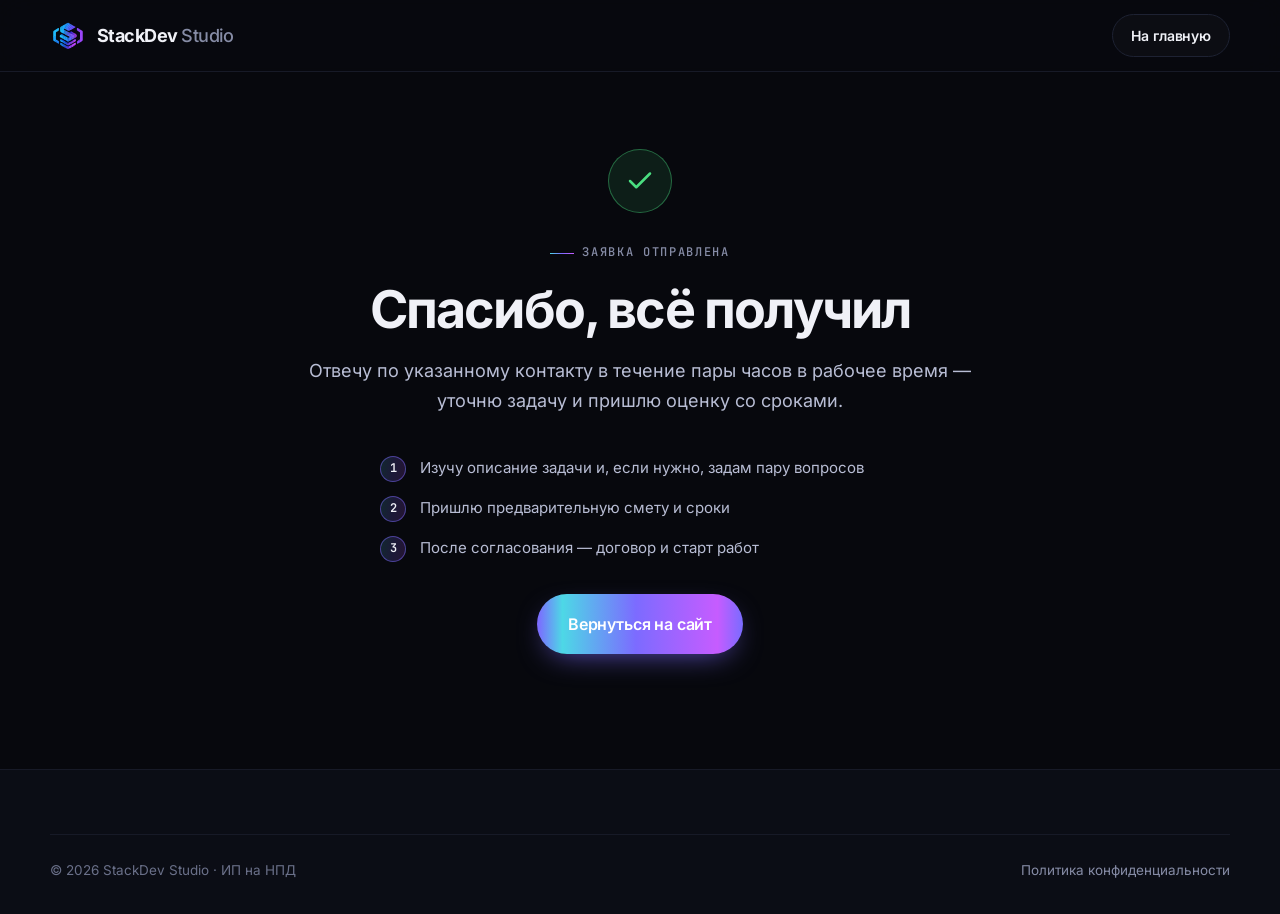
<file: thanks.html>
<!DOCTYPE html>
<html lang="ru">
<head>
<meta charset="UTF-8">
<meta name="viewport" content="width=device-width, initial-scale=1">
<meta name="robots" content="noindex, nofollow">
<title>Заявка отправлена — StackDev Studio</title>
<meta name="description" content="Заявка отправлена. Отвечу по указанному контакту в течение пары часов в рабочее время.">
<meta name="theme-color" content="#07080d">
<meta name="color-scheme" content="dark">
<link rel="canonical" href="https://stack-dev.ru/thanks.html">

<link rel="icon" href="/assets/icons/favicon-16.png" sizes="16x16" type="image/png">
<link rel="icon" href="/assets/icons/favicon-32.png" sizes="32x32" type="image/png">
<link rel="icon" href="/assets/brand/logo.svg" type="image/svg+xml">
<link rel="apple-touch-icon" href="/assets/icons/apple-touch-icon.png">

<link rel="stylesheet" href="/assets/css/fonts.css">
<link rel="stylesheet" href="/assets/css/site.css">
</head>
<body>
<header class="site-header is-stuck is-compact">
  <div class="container header-inner">
    <a class="brand" href="/" aria-label="StackDev Studio — на главную">
      <img class="brand-mark" src="/assets/brand/logo.svg" width="36" height="36" alt="" aria-hidden="true">
      <span class="brand-text">StackDev <span>Studio</span></span>
    </a>
    <div class="header-actions">
      <a class="btn btn-ghost btn-sm" href="/">На главную</a>
    </div>
  </div>
</header>

<main class="section doc">
  <div class="container container-narrow doc-center">
    <div class="doc-badge" aria-hidden="true">
      <svg viewBox="0 0 24 24" width="30" height="30"><path d="M20 6 9 17l-5-5" fill="none" stroke="currentColor" stroke-width="2" stroke-linecap="round" stroke-linejoin="round"/></svg>
    </div>
    <p class="section-kicker" style="justify-content:center;">Заявка отправлена</p>
    <h1 class="section-title">Спасибо, всё получил</h1>
    <p class="section-sub" style="margin-inline:auto;">
      Отвечу по указанному контакту в течение пары часов в рабочее время —
      уточню задачу и пришлю оценку со сроками.
    </p>

    <ul class="doc-steps">
      <li><span>1</span> Изучу описание задачи и, если нужно, задам пару вопросов</li>
      <li><span>2</span> Пришлю предварительную смету и сроки</li>
      <li><span>3</span> После согласования — договор и старт работ</li>
    </ul>

    <div class="hero-actions doc-actions">
      <a class="btn btn-primary btn-lg" href="/">Вернуться на сайт</a>
    </div>
  </div>
</main>

<footer class="site-footer">
  <div class="container footer-bottom">
    <p>© <span id="year">2026</span> StackDev Studio · ИП на НПД</p>
    <p class="footer-legal"><a href="/privacy.html">Политика конфиденциальности</a></p>
  </div>
</footer>

<script>(function(){var e=document.getElementById("year");if(e)e.textContent=String(new Date().getFullYear());})();</script>
</body>
</html>
</file>
<file: assets/css/fonts.css>
/* Self-hosted variable webfonts (Inter & JetBrains Mono, subsets: cyrillic + latin).
   One file per subset covers every weight -- generated by tools/fetch_fonts.py */
@font-face{font-family:'Inter';font-style:normal;font-weight:400 800;font-display:swap;src:url(../fonts/inter-var-cyrillic-ext.woff2) format('woff2');unicode-range:U+0460-052F, U+1C80-1C8A, U+20B4, U+2DE0-2DFF, U+A640-A69F, U+FE2E-FE2F}
@font-face{font-family:'Inter';font-style:normal;font-weight:400 800;font-display:swap;src:url(../fonts/inter-var-cyrillic.woff2) format('woff2');unicode-range:U+0301, U+0400-045F, U+0490-0491, U+04B0-04B1, U+2116}
@font-face{font-family:'Inter';font-style:normal;font-weight:400 800;font-display:swap;src:url(../fonts/inter-var-latin-ext.woff2) format('woff2');unicode-range:U+0100-02BA, U+02BD-02C5, U+02C7-02CC, U+02CE-02D7, U+02DD-02FF, U+0304, U+0308, U+0329, U+1D00-1DBF, U+1E00-1E9F, U+1EF2-1EFF, U+2020, U+20A0-20AB, U+20AD-20C0, U+2113, U+2C60-2C7F, U+A720-A7FF}
@font-face{font-family:'Inter';font-style:normal;font-weight:400 800;font-display:swap;src:url(../fonts/inter-var-latin.woff2) format('woff2');unicode-range:U+0000-00FF, U+0131, U+0152-0153, U+02BB-02BC, U+02C6, U+02DA, U+02DC, U+0304, U+0308, U+0329, U+2000-206F, U+20AC, U+2122, U+2191, U+2193, U+2212, U+2215, U+FEFF, U+FFFD}
@font-face{font-family:'JetBrains Mono';font-style:normal;font-weight:400 800;font-display:swap;src:url(../fonts/jbmono-var-cyrillic-ext.woff2) format('woff2');unicode-range:U+0460-052F, U+1C80-1C8A, U+20B4, U+2DE0-2DFF, U+A640-A69F, U+FE2E-FE2F}
@font-face{font-family:'JetBrains Mono';font-style:normal;font-weight:400 800;font-display:swap;src:url(../fonts/jbmono-var-cyrillic.woff2) format('woff2');unicode-range:U+0301, U+0400-045F, U+0490-0491, U+04B0-04B1, U+2116}
@font-face{font-family:'JetBrains Mono';font-style:normal;font-weight:400 800;font-display:swap;src:url(../fonts/jbmono-var-latin-ext.woff2) format('woff2');unicode-range:U+0100-02BA, U+02BD-02C5, U+02C7-02CC, U+02CE-02D7, U+02DD-02FF, U+0304, U+0308, U+0329, U+1D00-1DBF, U+1E00-1E9F, U+1EF2-1EFF, U+2020, U+20A0-20AB, U+20AD-20C0, U+2113, U+2C60-2C7F, U+A720-A7FF}
@font-face{font-family:'JetBrains Mono';font-style:normal;font-weight:400 800;font-display:swap;src:url(../fonts/jbmono-var-latin.woff2) format('woff2');unicode-range:U+0000-00FF, U+0131, U+0152-0153, U+02BB-02BC, U+02C6, U+02DA, U+02DC, U+0304, U+0308, U+0329, U+2000-206F, U+20AC, U+2122, U+2191, U+2193, U+2212, U+2215, U+FEFF, U+FFFD}
</file>
<file: assets/css/site.css>
/* ==========================================================================
   StackDev Studio — design system
   --------------------------------------------------------------------------
   1. Tokens          6. Services       11. FAQ
   2. Reset + base    7. Process        12. Contact form
   3. Layout + type   8. Comparison     13. Footer
   4. Primitives      9. Works          14. Docs pages
   5. Header         10. CTA extras     15. Motion + responsive
   ========================================================================== */

/* ---------------------------------------------------------------- 1. Tokens */
:root {
  /* Surfaces */
  --bg: #07080d;
  --bg-elev: #0b0d15;
  --panel: #0f111b;
  --panel-2: #141726;
  --line: #1e2233;
  --line-soft: #171a27;

  /* Type */
  --text: #f0f1f7;
  --text-2: #b8bdd4;
  --muted: #868ca6;
  --muted-2: #6a7089;

  /* Brand */
  --cyan: #4dd8e6;
  --violet: #7c6bff;
  --magenta: #c65cff;
  --accent: var(--violet);
  --grad: linear-gradient(100deg, var(--cyan) 0%, var(--violet) 48%, var(--magenta) 100%);
  /* Horizontal fill keeps a pill's rim one colour top-to-bottom. */
  --grad-fill: linear-gradient(90deg,
      var(--violet) 0%,
      var(--cyan) 12%,
      var(--violet) 48%,
      var(--magenta) 88%,
      var(--violet) 100%);
  --grad-soft: linear-gradient(100deg, rgba(77, 216, 230, .16) 0%, rgba(124, 107, 255, .18) 50%, rgba(198, 92, 255, .16) 100%);

  /* Shape */
  --r-sm: 10px;
  --r: 14px;
  --r-lg: 20px;
  --r-xl: 28px;

  /* Motion */
  --ease: cubic-bezier(.22, .61, .36, 1);
  --ease-out: cubic-bezier(.16, 1, .3, 1);
  --t: .28s var(--ease);

  /* Fonts: self-hosted (fonts.css) */
  --sans: "Inter", -apple-system, BlinkMacSystemFont, "Segoe UI", Roboto, sans-serif;
  --mono: "JetBrains Mono", ui-monospace, "SF Mono", Consolas, monospace;

  --shadow-sm: 0 2px 8px -4px rgba(0, 0, 0, .6);
  --shadow: 0 24px 60px -30px rgba(0, 0, 0, .9);
  --shadow-lg: 0 40px 90px -40px rgba(0, 0, 0, .95);

  --container: 1180px;
  --header-h: 72px;
}

/* --------------------------------------------------------- 2. Reset + base */
*, *::before, *::after { box-sizing: border-box; }

* { margin: 0; }

html {
  scroll-behavior: smooth;
  scroll-padding-top: calc(var(--header-h) + 16px);
  -webkit-text-size-adjust: 100%;
}

body {
  background: var(--bg);
  color: var(--text);
  font-family: var(--sans);
  font-size: 16px;
  line-height: 1.65;
  font-feature-settings: "cv05" 1, "ss03" 1;
  -webkit-font-smoothing: antialiased;
  -moz-osx-font-smoothing: grayscale;
  overflow-x: hidden;
}
/* ------------------------------------------------------ 3. Layout + type */
.container {
  width: min(var(--container), 100% - 48px);
  margin-inline: auto;
}

.container-narrow { max-width: 820px; }

.section {
  position: relative;
  padding: clamp(72px, 9vw, 128px) 0;
}

/* Raised surface with a hairline seam. */
.section-alt {
  background: var(--bg-elev);
  border-block: 1px solid var(--line-soft);
}

/* Tighter rhythm for short sections that follow the hero. */
.section-tight { padding-top: clamp(56px, 6vw, 88px); }

.section-head { max-width: 720px; margin-bottom: clamp(36px, 4.5vw, 60px); }

.section-kicker {
  display: inline-flex;
  align-items: center;
  gap: 8px;
  margin-bottom: 18px;
  font-family: var(--mono);
  font-size: 12px;
  font-weight: 500;
  letter-spacing: .14em;
  text-transform: uppercase;
  color: var(--muted);
}
.section-kicker::before {
  content: "";
  width: 24px;
  height: 1px;
  background: var(--grad);
}

.section-title {
  font-size: clamp(30px, 4.4vw, 52px);
  letter-spacing: -.035em;
}

.section-sub {
  margin-top: 18px;
  color: var(--text-2);
  font-size: clamp(16px, 1.6vw, 18px);
  max-width: 62ch;
}

.grad {
  background: var(--grad);
  -webkit-background-clip: text;
  background-clip: text;
  color: transparent;
}

/* -------------------------------------------------------- 4. Primitives */
.btn {
  --btn-bg: transparent;
  display: inline-flex;
  align-items: center;
  justify-content: center;
  gap: 9px;
  padding: 13px 24px;
  border: 1px solid transparent;
  border-radius: 100px;
  background: var(--btn-bg);
  font-size: 15px;
  font-weight: 600;
  letter-spacing: -.01em;
  cursor: pointer;
  white-space: nowrap;
  transition: transform var(--t), box-shadow var(--t), background var(--t),
              border-color var(--t), color var(--t);
}

.btn:hover { transform: translateY(-2px); }
.btn:active { transform: translateY(0); }

.btn-primary {
  background: var(--grad-fill);
  color: #fff;
  box-shadow: 0 10px 30px -12px rgba(124, 107, 255, .8);
}
/* Brighten in place; shifting the gradient exposes bands at the pill caps. */
.btn-primary:hover {
  filter: brightness(1.08);
  box-shadow: 0 16px 40px -14px rgba(160, 100, 255, .9);
}

.btn-ghost {
  border-color: var(--line);
  background: rgba(255, 255, 255, .02);
  color: var(--text);
}
.btn-ghost:hover {
  border-color: rgba(124, 107, 255, .55);
  background: rgba(124, 107, 255, .08);
}

.btn-sm { padding: 9px 18px; font-size: 14px; }
.btn-lg { padding: 16px 30px; font-size: 16px; }
.btn-block { width: 100%; }

/* Hairline border + top inner highlight ("lit" edge). */
.card {
  position: relative;
  background: linear-gradient(180deg, var(--panel) 0%, #0c0e17 100%);
  border: 1px solid var(--line);
  border-radius: var(--r-lg);
  box-shadow: var(--shadow);
}

.card::before {
  content: "";
  position: absolute;
  inset: 0 0 auto;
  height: 1px;
  border-radius: inherit;
  background: linear-gradient(90deg, transparent, rgba(255, 255, 255, .12), transparent);
  pointer-events: none;
}

.eyebrow {
  display: inline-flex;
  align-items: center;
  gap: 10px;
  padding: 7px 16px 7px 12px;
  border: 1px solid var(--line);
  border-radius: 100px;
  background: rgba(255, 255, 255, .025);
  font-size: 13.5px;
  font-weight: 500;
  color: var(--text-2);
}

.dot {
  width: 7px;
  height: 7px;
  border-radius: 50%;
  background: #4ade80;
  box-shadow: 0 0 0 3px rgba(74, 222, 128, .18);
  animation: pulse 2.4s var(--ease) infinite;
}

.scroll-progress {
  position: fixed;
  inset: 0 0 auto;
  height: 2px;
  z-index: 120;
  pointer-events: none;
}
.scroll-progress span {
  display: block;
  height: 100%;
  width: 0;
  background: var(--grad);
  box-shadow: 0 0 12px rgba(124, 107, 255, .8);
  transition: width .1s linear;
}

body.menu-open { overflow: hidden; }

img, svg, video { display: block; max-width: 100%; }
img { height: auto; }

h1, h2, h3, h4 {
  font-weight: 700;
  line-height: 1.1;
  letter-spacing: -.03em;
  text-wrap: balance;
  /* Long single words (e.g. "конфиденциальности") must not push the layout
     wider than a 320px viewport. */
  overflow-wrap: break-word;
}

p { text-wrap: pretty; }

a { color: inherit; text-decoration: none; }

button, input, textarea, select { font: inherit; color: inherit; }

ul, ol { list-style: none; padding: 0; }

:focus-visible {
  outline: 2px solid var(--cyan);
  outline-offset: 3px;
  border-radius: 6px;
}

::selection { background: rgba(124, 107, 255, .35); color: #fff; }

.skip-link {
  position: fixed;
  top: 10px;
  left: 10px;
  z-index: 200;
  padding: 10px 18px;
  background: var(--violet);
  color: #fff;
  border-radius: var(--r-sm);
  font-weight: 600;
  transform: translateY(-160%);
  transition: transform var(--t);
}
.skip-link:focus { transform: none; }
/* ========================================================== 5. HEADER === */
.site-header {
  position: fixed;
  inset: 0 0 auto;
  z-index: 100;
  height: var(--header-h);
  display: flex;
  align-items: center;
  transition: background var(--t), border-color var(--t), backdrop-filter var(--t);
  border-bottom: 1px solid transparent;
}

/* Bar materialises only after the hero scrolls away. */
.site-header.is-stuck {
  background: rgba(8, 9, 15, .78);
  backdrop-filter: blur(18px) saturate(160%);
  -webkit-backdrop-filter: blur(18px) saturate(160%);
  border-bottom-color: var(--line-soft);
}

.header-inner {
  display: flex;
  align-items: center;
  gap: 28px;
}

.brand {
  display: inline-flex;
  align-items: center;
  gap: 11px;
  flex-shrink: 0;
}

.brand-mark { width: 36px; height: 36px; }

.brand-text {
  font-size: 18px;
  font-weight: 700;
  letter-spacing: -.03em;
}
.brand-text span { color: var(--muted); font-weight: 500; }

/* .header-actions carries the auto margin so right-side items stay pinned
   regardless of where the nav sits in the markup. */
.nav {
  display: flex;
  align-items: center;
  gap: 4px;
}

.header-actions { margin-left: auto; }

.nav a {
  position: relative;
  padding: 8px 14px;
  border-radius: 100px;
  font-size: 15px;
  font-weight: 500;
  color: var(--text-2);
  transition: color var(--t), background var(--t);
}
.nav a:hover { color: var(--text); background: rgba(255, 255, 255, .04); }

/* Scroll-spy state, toggled by site.js */
.nav a.is-active { color: var(--text); }

/* Underline is always painted, just transparent: sections fade in/out. */
.nav a::after {
  content: "";
  position: absolute;
  left: 14px;
  right: 14px;
  bottom: 2px;
  height: 2px;
  border-radius: 2px;
  background: var(--grad);
  opacity: 0;
  transition: opacity var(--t);
}
.nav a.is-active::after { opacity: 1; }

.header-actions {
  display: flex;
  align-items: center;
  gap: 20px;
}

/* Header contact menu: channels at a glance, no bare phone number. */
.contact { position: relative; }

.contact-toggle {
  display: inline-flex;
  align-items: center;
  gap: 8px;
  padding: 9px 15px;
  border: 1px solid var(--line);
  border-radius: 100px;
  background: rgba(255, 255, 255, .03);
  font-size: 14.5px;
  font-weight: 600;
  color: var(--text);
  cursor: pointer;
  list-style: none;
  transition: border-color var(--t), background var(--t);
}
.contact-toggle::-webkit-details-marker { display: none; }
.contact-toggle:hover { border-color: rgba(124, 107, 255, .5); background: rgba(124, 107, 255, .08); }
.contact-icon { color: var(--cyan); }
.contact-caret { color: var(--muted); transition: transform var(--t); }

.contact[open] .contact-toggle { border-color: rgba(124, 107, 255, .55); background: rgba(124, 107, 255, .1); }
.contact[open] .contact-caret { transform: rotate(180deg); }

.contact-panel {
  position: absolute;
  top: calc(100% + 10px);
  right: 0;
  z-index: 10;
  display: flex;
  flex-direction: column;
  gap: 4px;
  width: 320px;
  padding: 16px;
  border: 1px solid var(--line);
  border-radius: var(--r);
  background: rgba(13, 15, 24, .98);
  backdrop-filter: blur(18px);
  -webkit-backdrop-filter: blur(18px);
  box-shadow: var(--shadow);
}

.contact-lead { margin-bottom: 8px; font-size: 13px; color: var(--muted); }

.contact-row {
  display: flex;
  align-items: center;
  gap: 12px;
  padding: 9px 10px;
  border-radius: var(--r-sm);
  transition: background var(--t);
}
.contact-row:hover { background: rgba(255, 255, 255, .05); }

.contact-row-icon {
  display: grid;
  place-items: center;
  flex-shrink: 0;
  width: 36px;
  height: 36px;
  border-radius: 10px;
  background: var(--grad-soft);
  color: var(--cyan);
}

.contact-row-text { display: flex; flex-direction: column; min-width: 0; line-height: 1.35; }
.contact-row-text b { font-size: 14.5px; font-weight: 600; overflow-wrap: anywhere; }
.contact-row-text em { font-size: 12.5px; font-style: normal; color: var(--muted); }

/* Mobile-only CTA (drawer); hidden on desktop. */
.nav-cta { display: none; }

.burger {
  display: none;
  width: 42px;
  height: 42px;
  padding: 0;
  border: 1px solid var(--line);
  border-radius: var(--r-sm);
  background: rgba(255, 255, 255, .02);
  cursor: pointer;
  place-items: center;
  gap: 5px;
}
/* Whole-pixel height: 1.5px anti-aliases unevenly across device pixel ratios. */
.burger span {
  display: block;
  width: 17px;
  height: 2px;
  border-radius: 2px;
  background: var(--text);
  transition: transform var(--t), opacity var(--t);
}
.burger[aria-expanded="true"] span:first-child { transform: translateY(3.5px) rotate(45deg); }
.burger[aria-expanded="true"] span:last-child { transform: translateY(-3.5px) rotate(-45deg); }

/* ============================================================ HERO === */
.hero {
  position: relative;
  padding: calc(var(--header-h) + clamp(48px, 7vw, 88px)) 0 clamp(48px, 6vw, 72px);
  overflow: hidden;
}

.hero-bg {
  position: absolute;
  inset: 0;
  pointer-events: none;
  z-index: 0;
}

/* Faint radial-faded grid. */
.hero-grid {
  position: absolute;
  inset: 0;
  background-image:
    linear-gradient(rgba(255, 255, 255, .028) 1px, transparent 1px),
    linear-gradient(90deg, rgba(255, 255, 255, .028) 1px, transparent 1px);
  background-size: 64px 64px;
  mask-image: radial-gradient(ellipse 85% 62% at 50% 32%, #000 20%, transparent 78%);
  -webkit-mask-image: radial-gradient(ellipse 85% 62% at 50% 32%, #000 20%, transparent 78%);
}

.hero-orb {
  position: absolute;
  border-radius: 50%;
  filter: blur(90px);
  opacity: .5;
}
.orb-a {
  width: 560px; height: 560px;
  top: -220px; left: -140px;
  background: radial-gradient(circle, rgba(77, 216, 230, .3), transparent 68%);
}
.orb-b {
  width: 640px; height: 640px;
  top: -180px; right: -200px;
  background: radial-gradient(circle, rgba(124, 107, 255, .38), transparent 68%);
}

.hero-noise {
  position: absolute;
  inset: 0;
  opacity: .35;
  background-image: url("data:image/svg+xml,%3Csvg xmlns='http://www.w3.org/2000/svg' width='140' height='140'%3E%3Cfilter id='n'%3E%3CfeTurbulence type='fractalNoise' baseFrequency='.85' numOctaves='3'/%3E%3C/filter%3E%3Crect width='140' height='140' filter='url(%23n)' opacity='.4'/%3E%3C/svg%3E");
}

.hero-inner {
  position: relative;
  z-index: 1;
  display: grid;
  grid-template-columns: minmax(0, 1.08fr) minmax(0, .92fr);
  gap: clamp(32px, 5vw, 72px);
  align-items: center;
}

.hero-copy > * + * { margin-top: 26px; }
/* ---- Hero product mock ---- */
.hero-visual { position: relative; }

.mock {
  position: relative;
  border: 1px solid var(--line);
  border-radius: var(--r-xl);
  background: linear-gradient(165deg, rgba(18, 21, 36, .4) 0%, rgba(10, 12, 20, .96) 55%);
  box-shadow: var(--shadow-lg);
  overflow: hidden;
}

/* Glow stays inside the parent: oversized clipped children force huge
   compositor layers that some GPUs rasterise partially. */
.mock-glow {
  position: absolute;
  inset: 0;
  background: radial-gradient(ellipse 90% 200px at 50% 0%, rgba(124, 107, 255, .3), transparent 70%);
  pointer-events: none;
}

.mock-bar {
  position: relative;
  display: flex;
  align-items: center;
  gap: 14px;
  padding: 14px 18px;
  border-bottom: 1px solid var(--line-soft);
  background: rgba(255, 255, 255, .015);
}

.mock-dots { display: flex; gap: 6px; }
.mock-dots i { width: 9px; height: 9px; border-radius: 50%; background: var(--line); }
.mock-dots i:first-child { background: #ff5f57; }
.mock-dots i:nth-child(2) { background: #febc2e; }
.mock-dots i:last-child { background: #28c840; }

.mock-title {
  font-family: var(--mono);
  font-size: 12.5px;
  color: var(--muted);
}

.mock-body {
  position: relative;
  padding: 22px 22px 26px;
  font-family: var(--mono);
  font-size: 13px;
  line-height: 2.1;
  color: var(--text-2);
}

.mock-line { white-space: nowrap; overflow: hidden; text-overflow: ellipsis; }
.tok-ok { color: #4ade80; }
.tok-run { color: var(--cyan); animation: blink 1.6s steps(2, start) infinite; }
.tok-dim { color: var(--muted-2); }

.mock-stats {
  display: grid;
  grid-template-columns: 1fr 1fr;
  border-top: 1px solid var(--line-soft);
  background: rgba(255, 255, 255, .012);
}

.mock-stats > div { padding: 18px 22px; }
.mock-stats > div + div { border-left: 1px solid var(--line-soft); }
.mock-stats b {
  display: block;
  font-size: 26px;
  font-weight: 700;
  letter-spacing: -.03em;
  background: var(--grad);
  -webkit-background-clip: text;
  background-clip: text;
  color: transparent;
}
.mock-stats span { font-size: 13px; color: var(--muted); }

/* ---- Tech strip ---- */
.stack-strip {
  position: relative;
  z-index: 1;
  display: flex;
  align-items: center;
  gap: 24px;
  flex-wrap: wrap;
  margin-top: clamp(48px, 6vw, 80px);
  padding-top: 28px;
  border-top: 1px solid var(--line-soft);
}

.stack-label {
  font-family: var(--mono);
  font-size: 12px;
  letter-spacing: .12em;
  text-transform: uppercase;
  color: var(--muted-2);
}

.stack-list {
  display: flex;
  flex-wrap: wrap;
  gap: 10px;
}

.stack-list li {
  padding: 7px 15px;
  border: 1px solid var(--line-soft);
  border-radius: 100px;
  font-size: 13.5px;
  font-weight: 500;
  color: var(--text-2);
  transition: border-color var(--t), color var(--t);
}
.stack-list li:hover { border-color: rgba(124, 107, 255, .5); color: var(--text); }

/* ===================================================== 6. PROBLEM + SERVICES === */
.problem-grid {
  display: grid;
  grid-template-columns: repeat(auto-fit, minmax(250px, 1fr));
  gap: 18px;
}

.problem-card {
  padding: 28px 26px;
  border: 1px solid var(--line-soft);
  border-radius: var(--r-lg);
  background: linear-gradient(180deg, rgba(255, 255, 255, .022), transparent);
  transition: border-color var(--t), transform var(--t), background var(--t);
}
.problem-card:hover {
  border-color: rgba(124, 107, 255, .4);
  transform: translateY(-4px);
  background: linear-gradient(180deg, rgba(124, 107, 255, .07), transparent);
}

.problem-icon {
  display: grid;
  place-items: center;
  width: 46px;
  height: 46px;
  margin-bottom: 18px;
  border: 1px solid var(--line);
  border-radius: var(--r);
  background: var(--grad-soft);
  color: var(--cyan);
}

.problem-card h3 { font-size: 19px; margin-bottom: 10px; }
.problem-card p { color: var(--muted); font-size: 15px; }

.services-grid {
  display: grid;
  grid-template-columns: repeat(auto-fit, minmax(290px, 1fr));
  gap: 20px;
}

.service-card {
  display: flex;
  flex-direction: column;
  padding: 30px 28px 26px;
  transition: border-color var(--t), transform var(--t);
}
.service-card:hover {
  border-color: rgba(124, 107, 255, .45);
  transform: translateY(-4px);
}

.service-head {
  display: flex;
  align-items: flex-start;
  justify-content: space-between;
  gap: 16px;
  margin-bottom: 22px;
}

.service-icon {
  display: grid;
  place-items: center;
  width: 48px;
  height: 48px;
  flex-shrink: 0;
  border: 1px solid var(--line);
  border-radius: var(--r);
  background: var(--grad-soft);
  color: var(--violet);
}

.service-price { text-align: right; }
.service-price b {
  display: block;
  font-size: 19px;
  font-weight: 700;
  letter-spacing: -.02em;
  white-space: nowrap;
}
.service-price span {
  font-family: var(--mono);
  font-size: 12px;
  color: var(--muted);
}

.service-card h3 { font-size: 21px; margin-bottom: 12px; }
.service-card > p { color: var(--muted); font-size: 15px; }

.service-list {
  display: flex;
  flex-direction: column;
  gap: 10px;
  margin: 22px 0 26px;
  padding-top: 22px;
  border-top: 1px solid var(--line-soft);
}
.service-list li {
  position: relative;
  padding-left: 24px;
  font-size: 14.5px;
  color: var(--text-2);
}
.service-list li::before {
  content: "";
  position: absolute;
  left: 0;
  top: .62em;
  width: 6px;
  height: 6px;
  border-radius: 50%;
  background: var(--grad);
}

.service-link {
  display: inline-flex;
  align-items: center;
  gap: 7px;
  margin-top: auto;
  font-size: 15px;
  font-weight: 600;
  color: var(--text);
  transition: color var(--t), gap var(--t);
}
.service-link svg { color: var(--violet); transition: transform var(--t); }
.service-link:hover { color: var(--violet); }
.service-link:hover svg { transform: translateX(3px); }

/* ============================================== 7. PROCESS + WHY / COMPARE === */
.steps {
  display: grid;
  grid-template-columns: repeat(auto-fit, minmax(260px, 1fr));
  gap: 20px;
}

.step {
  position: relative;
  padding: 28px 26px 26px;
  border: 1px solid var(--line-soft);
  border-radius: var(--r-lg);
  background: linear-gradient(180deg, rgba(255, 255, 255, .022), transparent);
  transition: border-color var(--t), transform var(--t);
}
.step:hover { border-color: rgba(124, 107, 255, .4); transform: translateY(-4px); }

.step-num {
  display: block;
  margin-bottom: 18px;
  font-family: var(--mono);
  font-size: 32px;
  font-weight: 700;
  line-height: 1;
  letter-spacing: -.04em;
  background: var(--grad);
  -webkit-background-clip: text;
  background-clip: text;
  color: transparent;
}

.step-body h3 { font-size: 19px; margin-bottom: 10px; }
.step-body p { color: var(--muted); font-size: 15px; }

.step-out {
  margin-top: 16px;
  padding-top: 14px;
  border-top: 1px dashed var(--line);
  font-size: 13.5px !important;
  color: var(--cyan) !important;
}

/* ---- Why + comparison ---- */
.why-wrap {
  display: grid;
  grid-template-columns: minmax(0, 1fr) minmax(0, 460px);
  gap: clamp(32px, 5vw, 64px);
  align-items: start;
}

.why-list { display: flex; flex-direction: column; }

.why-list li {
  padding: 24px 0;
  border-top: 1px solid var(--line-soft);
}
.why-list li:last-child { border-bottom: 1px solid var(--line-soft); }

.why-list h3 {
  font-size: 18px;
  margin-bottom: 8px;
  display: flex;
  align-items: center;
  gap: 10px;
}
.why-list h3::before {
  content: "";
  width: 18px;
  height: 2px;
  border-radius: 2px;
  background: var(--grad);
}

.why-list p { color: var(--muted); font-size: 15px; padding-left: 28px; }

.why-compare { padding: 28px 26px 24px; }

.compare-title { font-size: 17px; margin-bottom: 18px; }

.compare-table {
  width: 100%;
  border-collapse: collapse;
  font-size: 14px;
}
.compare-table th,
.compare-table td {
  padding: 11px 10px;
  text-align: left;
  border-bottom: 1px solid var(--line-soft);
}
.compare-table thead th {
  font-size: 12px;
  font-weight: 600;
  letter-spacing: .06em;
  text-transform: uppercase;
  color: var(--muted-2);
}
.compare-table tbody th { font-weight: 500; color: var(--text-2); }
.compare-table td { color: var(--muted); }

.compare-note {
  margin-top: 16px;
  font-size: 12.5px;
  color: var(--muted-2);
}

/* ======================================================= 8. WORKS / FAQ === */
.repo-grid {
  display: grid;
  grid-template-columns: repeat(auto-fill, minmax(270px, 1fr));
  gap: 16px;
}

.repo {
  display: flex;
  flex-direction: column;
  gap: 12px;
  padding: 22px 22px 20px;
  border: 1px solid var(--line);
  border-radius: var(--r);
  background: linear-gradient(180deg, var(--panel) 0%, #0c0e17 100%);
  transition: border-color var(--t), transform var(--t);
}
.repo:hover {
  border-color: rgba(124, 107, 255, .45);
  transform: translateY(-4px);
}

.repo-top {
  display: flex;
  align-items: center;
  justify-content: space-between;
  gap: 12px;
}

.repo-name {
  font-size: 16px;
  font-weight: 600;
  letter-spacing: -.02em;
  overflow-wrap: anywhere;
}

.repo-desc {
  flex: 1;
  font-size: 14px;
  color: var(--muted);
}

.repo-meta {
  display: flex;
  align-items: center;
  gap: 16px;
  font-family: var(--mono);
  font-size: 12px;
  color: var(--muted-2);
}
.repo-meta span { display: inline-flex; align-items: center; gap: 6px; }

.repo-fallback,
.repo-error {
  padding: 20px 24px;
  border: 1px dashed var(--line);
  border-radius: var(--r);
  color: var(--muted);
  font-size: 15px;
}
.repo-fallback a,
.repo-error a { color: var(--cyan); text-decoration: underline; text-underline-offset: 3px; }

.works-foot { margin-top: 28px; display: flex; justify-content: center; }

/* ---- FAQ ---- */
.faq-list { display: flex; flex-direction: column; gap: 12px; }

.faq-item {
  border: 1px solid var(--line-soft);
  border-radius: var(--r);
  background: linear-gradient(180deg, rgba(255, 255, 255, .02), transparent);
  transition: border-color var(--t), background var(--t);
}
.faq-item[open] {
  border-color: rgba(124, 107, 255, .4);
  background: linear-gradient(180deg, rgba(124, 107, 255, .06), transparent);
}

.faq-item summary {
  display: flex;
  align-items: center;
  justify-content: space-between;
  gap: 20px;
  padding: 20px 22px;
  font-size: 16.5px;
  font-weight: 600;
  letter-spacing: -.02em;
  cursor: pointer;
  list-style: none;
  transition: color var(--t);
}
.faq-item summary::-webkit-details-marker { display: none; }
.faq-item summary:hover { color: var(--violet); }

/* Plus/cross from two pseudo-elements. */
.faq-marker {
  position: relative;
  flex-shrink: 0;
  width: 22px;
  height: 22px;
  border: 1px solid var(--line);
  border-radius: 50%;
  transition: border-color var(--t), background var(--t), transform var(--t);
}
.faq-marker::before,
.faq-marker::after {
  content: "";
  position: absolute;
  top: 50%;
  left: 50%;
  width: 9px;
  height: 1.5px;
  border-radius: 2px;
  background: currentColor;
  transform: translate(-50%, -50%);
  transition: transform var(--t);
}
.faq-marker::after { transform: translate(-50%, -50%) rotate(90deg); }

.faq-item[open] .faq-marker {
  background: var(--violet);
  border-color: var(--violet);
  color: #fff;
}
.faq-item[open] .faq-marker::after { transform: translate(-50%, -50%) rotate(0deg); }

.faq-body { padding: 0 22px 22px; }
.faq-body p { color: var(--muted); font-size: 15px; max-width: 68ch; }

/* ============================================ 9. CONTACT FORM + FOOTER === */
.cta {
  position: relative;
  padding: clamp(32px, 5vw, 60px);
  overflow: hidden;
}

.cta-glow {
  position: absolute;
  inset: 0;
  background: radial-gradient(ellipse 70% 380px at 12% 0%, rgba(124, 107, 255, .32), transparent 70%);
  pointer-events: none;
}

.cta-inner {
  position: relative;
  display: grid;
  grid-template-columns: minmax(0, 1fr) minmax(0, 480px);
  gap: clamp(32px, 5vw, 60px);
  align-items: start;
}

.cta-title {
  font-size: clamp(28px, 3.6vw, 44px);
  letter-spacing: -.035em;
}
.cta-sub {
  margin-top: 16px;
  color: var(--text-2);
  font-size: 16px;
  max-width: 46ch;
}

/* "What happens next" — three numbered steps, numbered by markup. */
.cta-next {
  display: flex;
  flex-direction: column;
  gap: 12px;
  margin-top: 26px;
}
.cta-next li {
  display: flex;
  align-items: flex-start;
  gap: 12px;
  font-size: 14.5px;
  color: var(--text-2);
}
.cta-next span {
  display: grid;
  place-items: center;
  flex-shrink: 0;
  width: 24px;
  height: 24px;
  border: 1px solid rgba(124, 107, 255, .5);
  border-radius: 50%;
  background: var(--grad-soft);
  font-family: var(--mono);
  font-size: 12px;
  font-weight: 600;
  color: var(--text);
}

/* Direct channels shown in the CTA, not only in the footer. */
.cta-contacts {
  display: flex;
  flex-wrap: wrap;
  gap: 10px;
  margin-top: 24px;
  padding-top: 24px;
  border-top: 1px solid var(--line-soft);
}
.cta-contacts a {
  display: flex;
  align-items: center;
  gap: 10px;
  padding: 10px 14px;
  border: 1px solid var(--line);
  border-radius: var(--r);
  background: rgba(255, 255, 255, .02);
  color: var(--text-2);
  transition: border-color var(--t), color var(--t), background var(--t);
}
.cta-contacts a:hover {
  border-color: rgba(124, 107, 255, .5);
  background: rgba(124, 107, 255, .08);
  color: var(--text);
}
.cta-contacts svg { flex-shrink: 0; color: var(--cyan); }
.cta-contacts span { display: flex; flex-direction: column; line-height: 1.3; }
.cta-contacts b { font-size: 14.5px; font-weight: 600; }
.cta-contacts em { font-size: 12px; font-style: normal; color: var(--muted); }

.cta-form { display: flex; flex-direction: column; gap: 16px; }

/* Honeypot: kept in the DOM for bots, invisible and untabbable for people. */
.hp-field {
  position: absolute !important;
  left: -9999px;
  width: 1px;
  height: 1px;
  opacity: 0;
  pointer-events: none;
}

.form-row {
  display: grid;
  grid-template-columns: 1fr 1fr;
  gap: 14px;
}

.field { display: flex; flex-direction: column; gap: 8px; border: 0; padding: 0; }
.field > span,
.field legend {
  padding: 0;
  font-size: 13px;
  font-weight: 500;
  color: var(--muted);
}

.field input,
.field textarea {
  width: 100%;
  padding: 13px 16px;
  border: 1px solid var(--line);
  border-radius: var(--r-sm);
  background: rgba(255, 255, 255, .02);
  color: var(--text);
  font-size: 15px;
  transition: border-color var(--t), background var(--t), box-shadow var(--t);
}
.field textarea { resize: vertical; min-height: 88px; }

.field input::placeholder,
.field textarea::placeholder { color: var(--muted-2); }

.field input:focus,
.field textarea:focus {
  outline: none;
  border-color: rgba(124, 107, 255, .7);
  background: rgba(124, 107, 255, .05);
  box-shadow: 0 0 0 3px rgba(124, 107, 255, .14);
}

.field input:user-invalid,
.field textarea:user-invalid { border-color: rgba(248, 113, 113, .6); }

.chips { display: flex; flex-wrap: wrap; gap: 8px; }

.chip { position: relative; cursor: pointer; }
.chip input {
  position: absolute;
  opacity: 0;
  inset: 0;
  width: 100%;
  height: 100%;
  margin: 0;
  cursor: pointer;
}
.chip span {
  display: block;
  padding: 9px 16px;
  border: 1px solid var(--line);
  border-radius: 100px;
  font-size: 14px;
  font-weight: 500;
  color: var(--text-2);
  transition: border-color var(--t), background var(--t), color var(--t);
}
.chip:hover span { border-color: rgba(124, 107, 255, .5); }
.chip input:checked + span {
  border-color: transparent;
  background: var(--grad-fill);
  color: #fff;
}
.chip input:focus-visible + span { outline: 2px solid var(--cyan); outline-offset: 2px; }

.form-hint { font-size: 12.5px; color: var(--muted-2); line-height: 1.55; }

/* Live field hint: reflects the contact type detected while typing. */
.field-note {
  font-size: 12px;
  line-height: 1.4;
  color: var(--muted-2);
  transition: color var(--t);
}
.field-note.is-detected { color: var(--cyan); }

.consent {
  display: flex;
  align-items: flex-start;
  flex-wrap: wrap;
  gap: 10px;
  font-size: 12.5px;
  line-height: 1.5;
  color: var(--muted);
  cursor: pointer;
}
/* Keep the text next to the box and let it wrap inside its own column. */
.consent span { flex: 1 1 0; min-width: 0; }
/* Consent validation note drops to its own line, aligned with the text. */
.consent .field-error { flex: 1 1 100%; padding-left: 26px; }
.consent input {
  flex-shrink: 0;
  width: 16px;
  height: 16px;
  margin-top: 2px;
  accent-color: var(--violet);
  cursor: pointer;
}
.consent a {
  color: var(--cyan);
  text-decoration: underline;
  text-underline-offset: 3px;
}

/* Submission feedback (site.js) */
.form-status {
  padding: 12px 14px;
  border: 1px solid var(--line);
  border-radius: var(--r-sm);
  font-size: 13.5px;
  line-height: 1.5;
  color: var(--text-2);
  background: rgba(255, 255, 255, .02);
}
.form-status.is-pending { border-color: var(--line); color: var(--text-2); }
.form-status.is-success {
  border-color: rgba(74, 222, 128, .45);
  background: rgba(74, 222, 128, .08);
  color: #86efac;
}
.form-status.is-error {
  border-color: rgba(248, 113, 113, .5);
  background: rgba(248, 113, 113, .08);
  color: #fca5a5;
}

/* Last-resort mailto path, revealed only when the relay cannot be reached. */
.form-fallback {
  padding: 12px 14px;
  border: 1px solid rgba(124, 107, 255, .45);
  border-radius: var(--r-sm);
  background: rgba(124, 107, 255, .08);
  font-size: 13.5px;
  line-height: 1.5;
  color: var(--text-2);
}
.form-fallback a {
  color: var(--cyan);
  font-weight: 600;
  text-decoration: underline;
  text-underline-offset: 3px;
}

/* Busy submit: label swap + spinner, so a slow POST never feels dead. */
.btn-spinner { display: none; width: 16px; height: 16px; }
.btn.is-busy { pointer-events: none; }
.btn.is-busy .btn-spinner {
  display: block;
  border: 2px solid rgba(255, 255, 255, .35);
  border-top-color: #fff;
  border-radius: 50%;
  animation: spin .7s linear infinite;
}
.btn:disabled { opacity: .85; }

/* Inline validation notes (site.js) */
.field-error {
  font-size: 12.5px;
  line-height: 1.45;
  color: #f87171;
}
.field-error:empty { display: none; }
.field input[aria-invalid="true"],
.field textarea[aria-invalid="true"] {
  border-color: rgba(248, 113, 113, .6);
}
.consent input[aria-invalid="true"] { outline: 2px solid rgba(248, 113, 113, .7); outline-offset: 2px; }

/* ============================================ 10b. DOCS PAGES === */
.doc { padding-top: calc(var(--header-h) + clamp(48px, 6vw, 80px)); }
.doc-body { margin-top: 32px; }
.doc-body h2 {
  margin: 32px 0 10px;
  font-size: 19px;
  letter-spacing: -.02em;
}
.doc-body h2:first-child { margin-top: 0; }
.doc-body p { color: var(--text-2); font-size: 15.5px; }
.doc-body p + p { margin-top: 12px; }
.doc-body ul {
  display: flex;
  flex-direction: column;
  gap: 8px;
  margin-top: 12px;
}
.doc-body li {
  position: relative;
  padding-left: 20px;
  font-size: 15px;
  color: var(--text-2);
}
.doc-body li::before {
  content: "";
  position: absolute;
  left: 0;
  top: .62em;
  width: 6px;
  height: 6px;
  border-radius: 50%;
  background: var(--grad);
}
.doc-body a { color: var(--cyan); text-decoration: underline; text-underline-offset: 3px; }
.doc-body a:hover { color: var(--text); }
.doc-foot {
  margin-top: 40px;
  padding-top: 20px;
  border-top: 1px solid var(--line-soft);
  font-size: 14px;
  color: var(--muted) !important;
}
.doc-center { text-align: center; }
.doc-center .section-sub { margin-inline: auto; }
.doc-center .doc-body { text-align: left; }
.doc-badge {
  display: grid;
  place-items: center;
  width: 64px;
  height: 64px;
  margin: 0 auto 22px;
  border: 1px solid rgba(74, 222, 128, .4);
  border-radius: 50%;
  background: rgba(74, 222, 128, .1);
  color: #4ade80;
}
.doc-actions { justify-content: center; margin-top: 32px; }
.doc-steps {
  display: flex;
  flex-direction: column;
  gap: 14px;
  max-width: 520px;
  margin: 40px auto 0;
  text-align: left;
}
.doc-steps li {
  display: flex;
  align-items: flex-start;
  gap: 14px;
  font-size: 15px;
  color: var(--text-2);
}
.doc-steps span {
  display: grid;
  place-items: center;
  flex-shrink: 0;
  width: 26px;
  height: 26px;
  border: 1px solid rgba(124, 107, 255, .5);
  border-radius: 50%;
  background: var(--grad-soft);
  font-family: var(--mono);
  font-size: 12px;
  font-weight: 600;
  color: var(--text);
}

@keyframes spin { to { transform: rotate(1turn); } }

/* ---- Footer ---- */
.site-footer {
  border-top: 1px solid var(--line-soft);
  background: var(--bg-elev);
  padding: clamp(44px, 5vw, 68px) 0 32px;
}

.footer-inner {
  display: grid;
  grid-template-columns: minmax(0, 1.6fr) repeat(2, minmax(0, 1fr));
  gap: clamp(28px, 4vw, 56px);
  padding-bottom: 40px;
}

.footer-brand p {
  margin-top: 16px;
  max-width: 38ch;
  font-size: 14.5px;
  color: var(--muted);
}

.footer-nav { display: flex; flex-direction: column; gap: 11px; }
.footer-nav h2 {
  font-size: 13px;
  font-weight: 600;
  letter-spacing: .1em;
  text-transform: uppercase;
  color: var(--muted-2);
  margin-bottom: 4px;
}
.footer-nav a {
  font-size: 15px;
  color: var(--text-2);
  transition: color var(--t);
  overflow-wrap: anywhere;
}
.footer-nav a:hover { color: var(--cyan); }

.footer-bottom {
  display: flex;
  align-items: center;
  justify-content: space-between;
  gap: 16px;
  flex-wrap: wrap;
  padding-top: 24px;
  border-top: 1px solid var(--line-soft);
  font-size: 13.5px;
  color: var(--muted-2);
}
.footer-legal a { color: var(--muted); transition: color var(--t); }
.footer-legal a:hover { color: var(--cyan); }

/* ---- Back to top ---- */
.to-top {
  position: fixed;
  right: 22px;
  bottom: 22px;
  z-index: 90;
  display: grid;
  place-items: center;
  width: 46px;
  height: 46px;
  border: 1px solid var(--line);
  border-radius: 50%;
  background: rgba(15, 17, 27, .85);
  backdrop-filter: blur(12px);
  -webkit-backdrop-filter: blur(12px);
  color: var(--text);
  cursor: pointer;
  opacity: 0;
  transform: translateY(12px);
  pointer-events: none;
  transition: opacity var(--t), transform var(--t), border-color var(--t), background var(--t);
}
.to-top.is-visible { opacity: 1; transform: none; pointer-events: auto; }
/* The button is toggled through [hidden] as well -- keep it truly out of
   the way while faded, so it never swallows clicks in the corner. */
.to-top[hidden] { display: none; }
.to-top:hover { border-color: rgba(124, 107, 255, .6); background: rgba(124, 107, 255, .12); }

/* ============================================ 10. MOTION + RESPONSIVE === */

/* Reveal: visible by default, hidden only when JS is confirmed. */
.js .reveal {
  opacity: 0;
  transform: translateY(22px);
  transition: opacity .7s var(--ease-out), transform .7s var(--ease-out);
  transition-delay: calc(var(--d, 0) * 90ms);
}
.js .reveal.is-in { opacity: 1; transform: none; }

/* will-change only while animating; a permanent layer clips gradients
   mid-scroll on some GPUs. */
.js .reveal:not(.is-in) { will-change: opacity, transform; }
.js .reveal.is-in { will-change: auto; }

@keyframes pulse {
  0%, 100% { opacity: 1; box-shadow: 0 0 0 3px rgba(74, 222, 128, .18); }
  50% { opacity: .65; box-shadow: 0 0 0 6px rgba(74, 222, 128, .05); }
}

@keyframes blink {
  0%, 49% { opacity: 1; }
  50%, 100% { opacity: .35; }
}

@media (prefers-reduced-motion: reduce) {
  html { scroll-behavior: auto; }

  *, *::before, *::after {
    animation-duration: .01ms !important;
    animation-iteration-count: 1 !important;
    transition-duration: .01ms !important;
  }
  .js .reveal { opacity: 1; transform: none; }
  .to-top { transition: none; }
}

/* ---- Breakpoints ---- */
@media (max-width: 1080px) {
  .hero-inner { grid-template-columns: 1fr; }
  .hero-visual { max-width: 560px; }
  .why-wrap { grid-template-columns: 1fr; }
  .cta-inner { grid-template-columns: 1fr; }
  .footer-inner { grid-template-columns: 1fr 1fr; }
  .footer-brand { grid-column: 1 / -1; }
}

@media (max-width: 860px) {
  /* Icon-only trigger so contacts stay reachable next to the burger. */
  .header-actions { margin-left: auto; }
  .contact-toggle { padding: 10px; gap: 0; }
  .contact-toggle > span { display: none; }
  .contact-caret { display: none; }
  /* Anchor to the viewport: the icon sits far right, so a right-aligned
     panel would overflow the opposite edge. */
  .contact-panel {
    position: fixed;
    top: calc(var(--header-h) + 8px);
    left: 16px;
    right: 16px;
    width: auto;
  }

  .burger {
    display: grid;
    order: 3;
  }

  /* Mobile drawer: full-width panel under the bar. */
  .nav {
    position: fixed;
    inset: var(--header-h) 0 auto;
    flex-direction: column;
    align-items: stretch;
    gap: 2px;
    margin: 0;
    padding: 16px 24px 26px;
    background: rgba(8, 9, 15, .97);
    backdrop-filter: blur(18px);
    -webkit-backdrop-filter: blur(18px);
    border-bottom: 1px solid var(--line);
    transform: translateY(-12px);
    opacity: 0;
    visibility: hidden;
    transition: opacity var(--t), transform var(--t), visibility var(--t);
  }
  .nav.is-open {
    opacity: 1;
    visibility: visible;
    transform: none;
  }
  .nav a {
    padding: 14px 12px;
    font-size: 17px;
    border-bottom: 1px solid var(--line-soft);
    border-radius: 0;
  }
  .nav a.is-active::after { display: none; }

  /* Primary action lives at the end of the drawer. */
  .nav .nav-cta { display: none; }

  .nav.is-open .nav-cta {
    display: block;
    margin-top: 16px;
    padding: 14px 12px;
    border: 0;
    border-radius: var(--r-sm);
    text-align: center;
    font-size: 16px;
    font-weight: 600;
    color: #fff;
    background: var(--grad-fill);
  }

  .site-header.is-stuck { background: rgba(8, 9, 15, .9); }
  .site-header:has(.nav.is-open) { background: rgba(8, 9, 15, .98); }
}

@media (max-width: 620px) {
  .container { width: min(var(--container), 100% - 32px); }

  .brand-text { font-size: 17px; }
  .brand-mark { width: 32px; height: 32px; }

  .header-actions { margin-left: auto; }

  .hero-actions .btn { flex: 1 1 100%; }

  .hero-proof { gap: 12px 24px; }
  .hero-proof li { flex: 1 1 40%; }

  .form-row { grid-template-columns: 1fr; }

  .cta { padding: 28px 22px; }

  .footer-inner { grid-template-columns: 1fr; }
  .footer-bottom { flex-direction: column; align-items: flex-start; }

  .compare-table { font-size: 13px; }
  .compare-table th, .compare-table td { padding: 9px 6px; }

  .to-top { right: 16px; bottom: 16px; }
}

.hero-title {
  font-size: clamp(38px, 6.2vw, 74px);
  letter-spacing: -.045em;
  line-height: 1.04;
}

.hero-lead {
  max-width: 54ch;
  color: var(--text-2);
  font-size: clamp(16px, 1.75vw, 19px);
}

.hero-actions {
  display: flex;
  flex-wrap: wrap;
  gap: 14px;
}

/* Docs headers carry only a logo and one button -- tighten them so the pair
   still fits a 320px viewport. */
@media (max-width: 460px) {
  .site-header.is-compact .header-inner { gap: 12px; }
  .site-header.is-compact .brand { gap: 8px; }
  .site-header.is-compact .brand-mark { width: 28px; height: 28px; }
  .site-header.is-compact .brand-text { font-size: 15px; }
  .site-header.is-compact .btn-sm { padding: 8px 13px; font-size: 13px; }
}

.hero-proof {
  display: flex;
  flex-wrap: wrap;
  gap: 12px 40px;
  border-top: 1px solid var(--line-soft);
}

.hero-proof li { display: flex; flex-direction: column; gap: 2px; padding-top: 18px; }
.hero-proof strong { font-size: 19px; font-weight: 700; letter-spacing: -.02em; }
.hero-proof span { font-size: 13.5px; color: var(--muted); }
</file>
